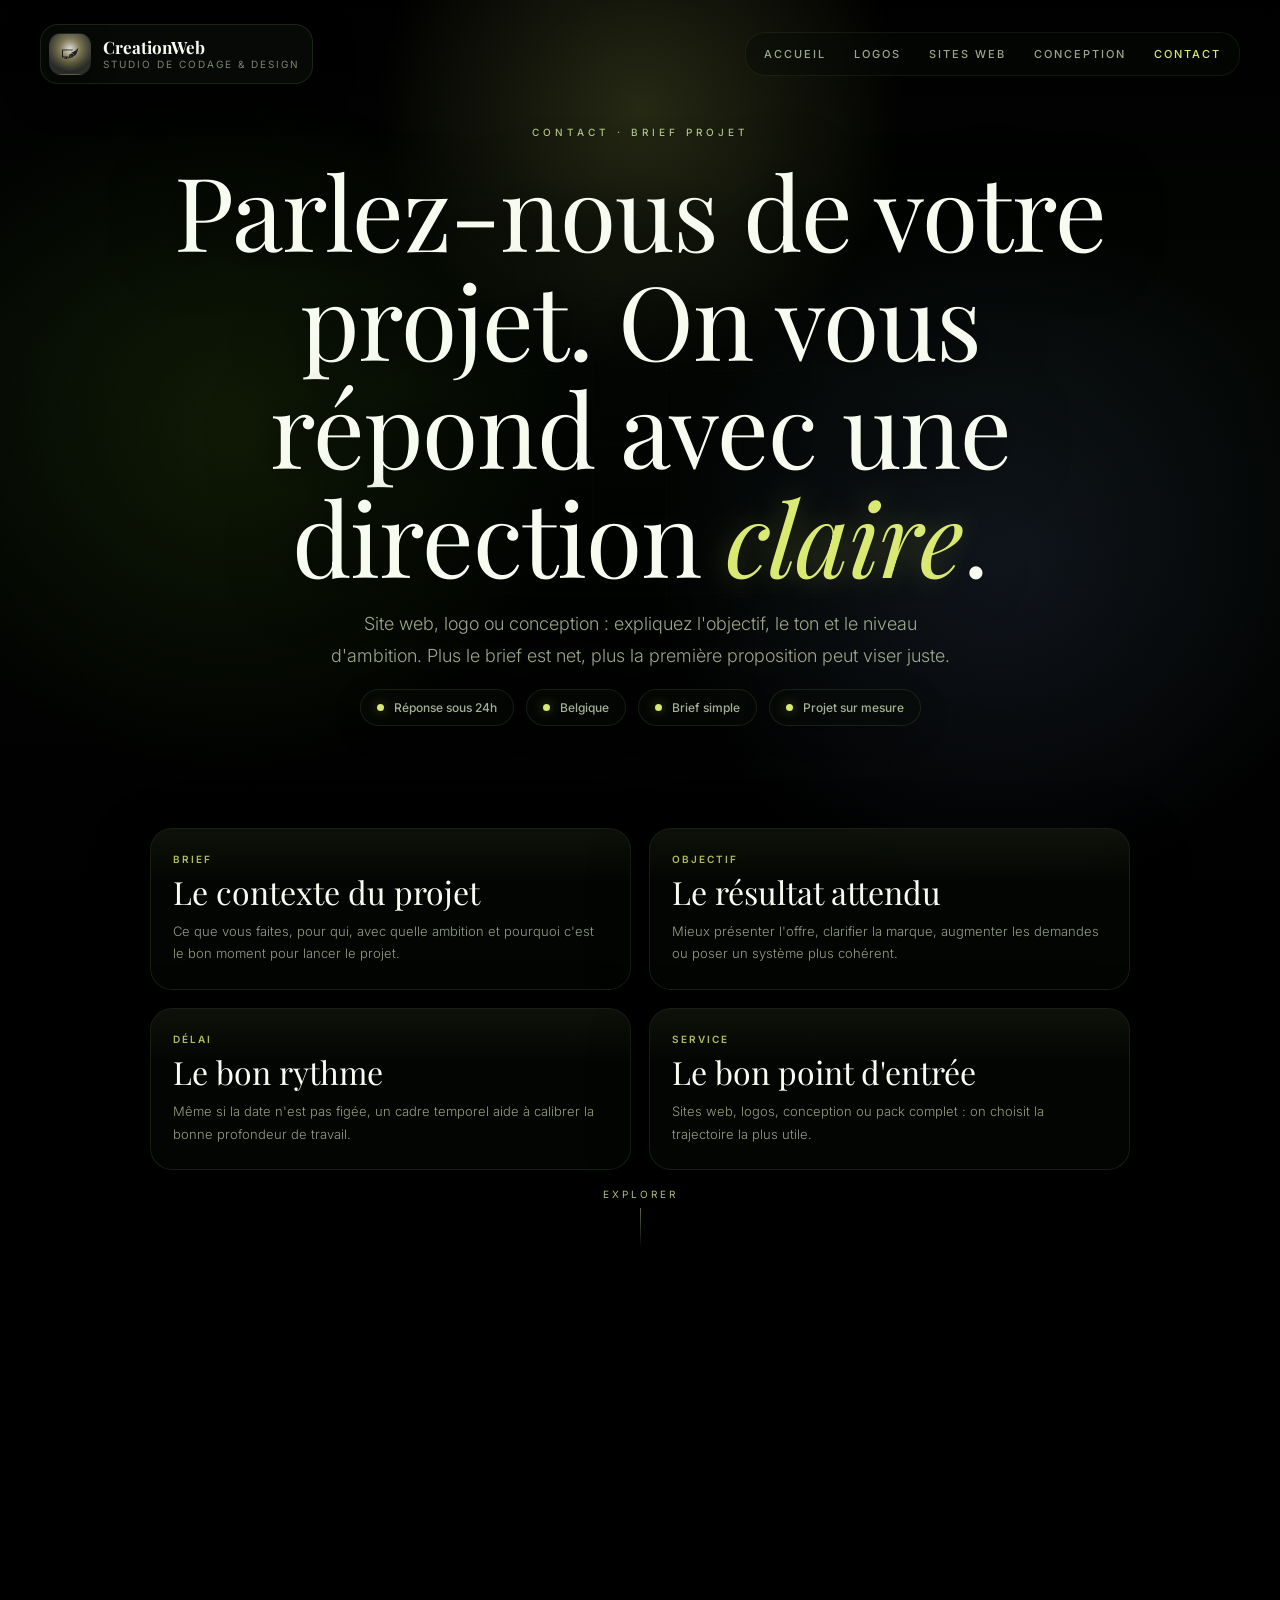
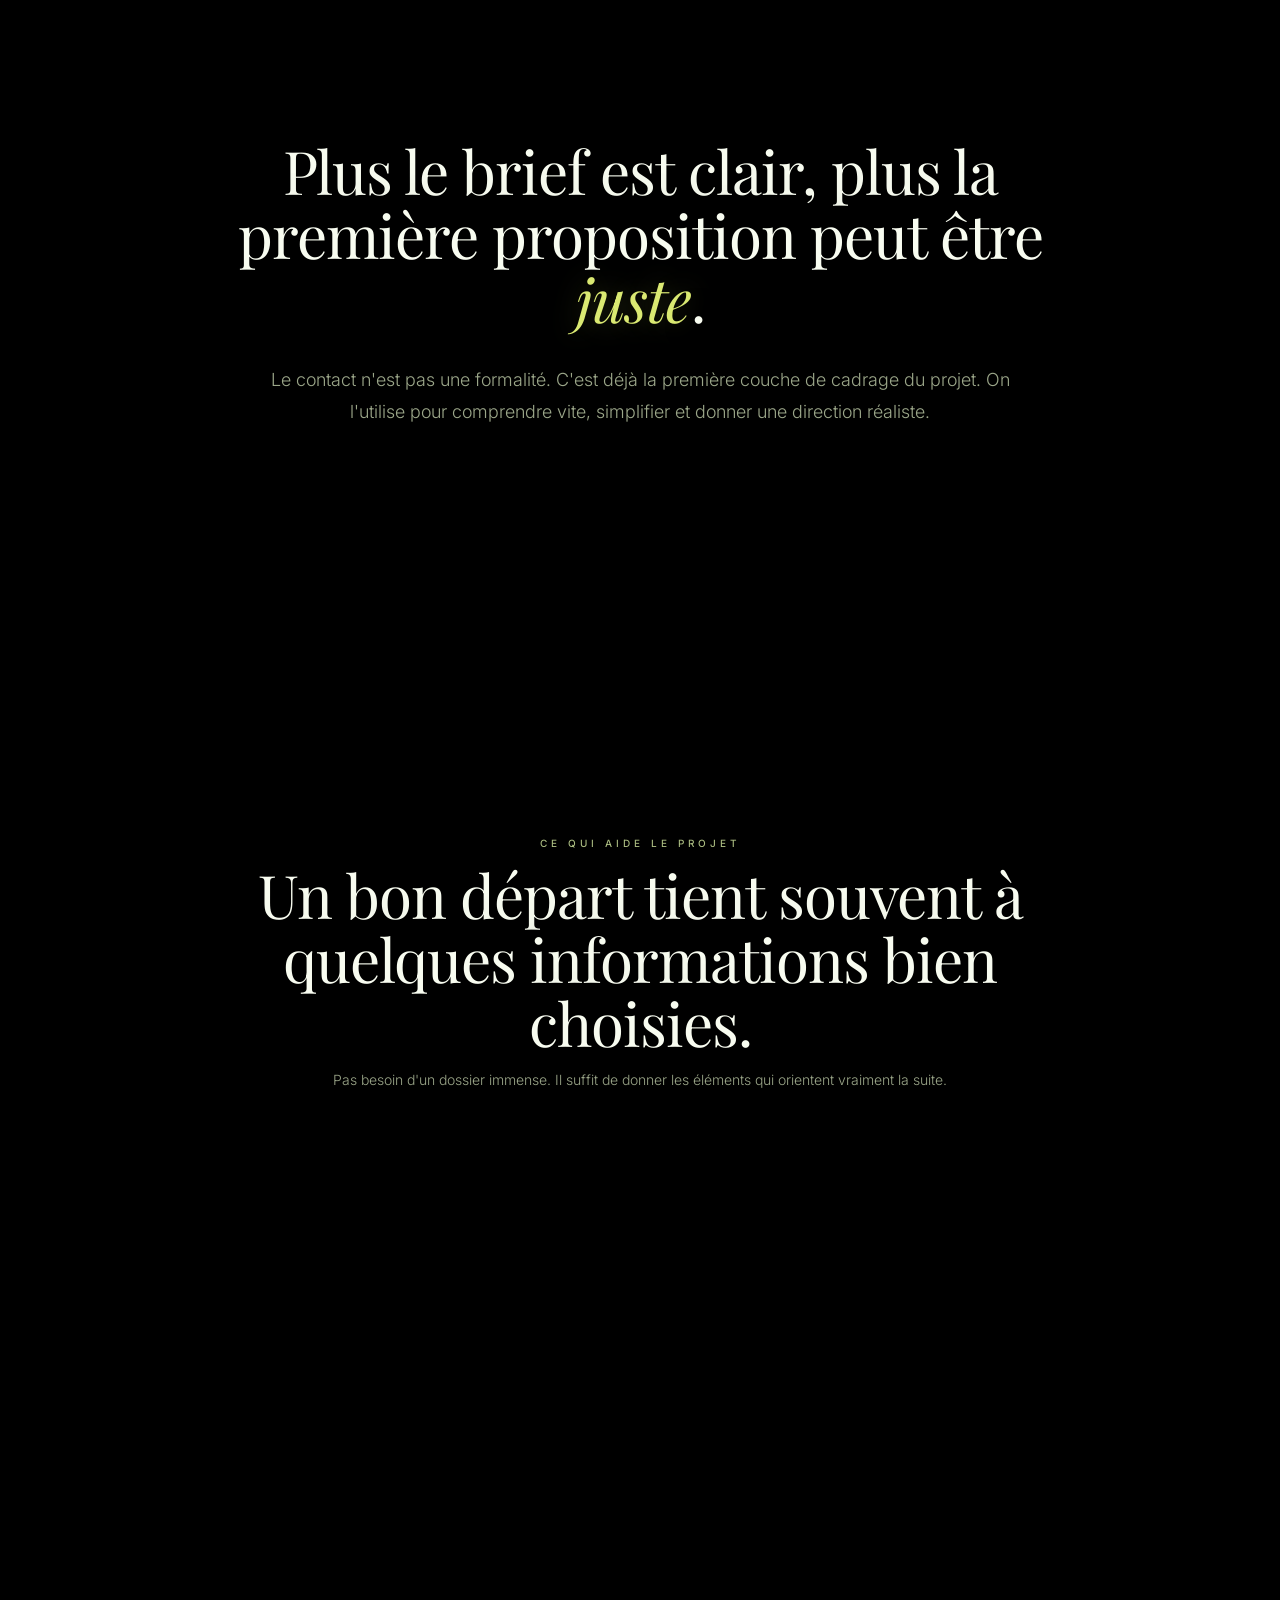
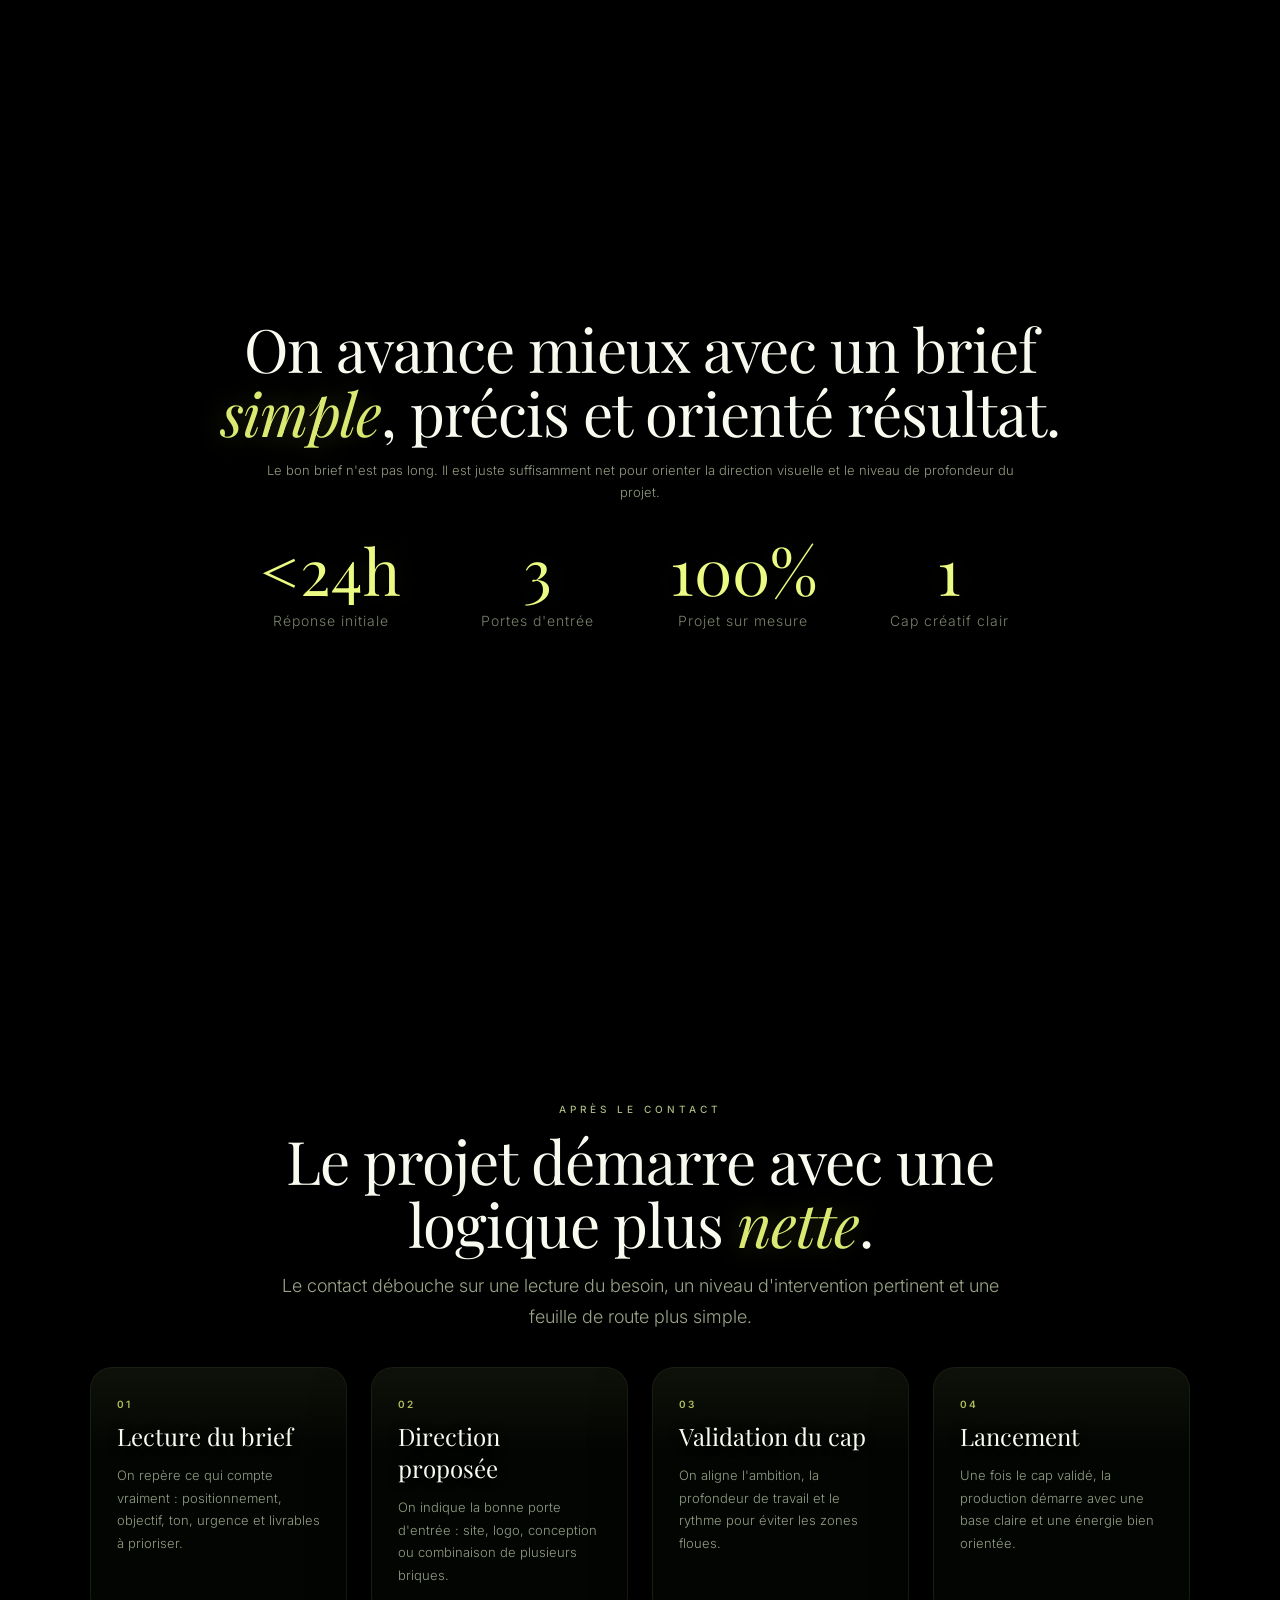
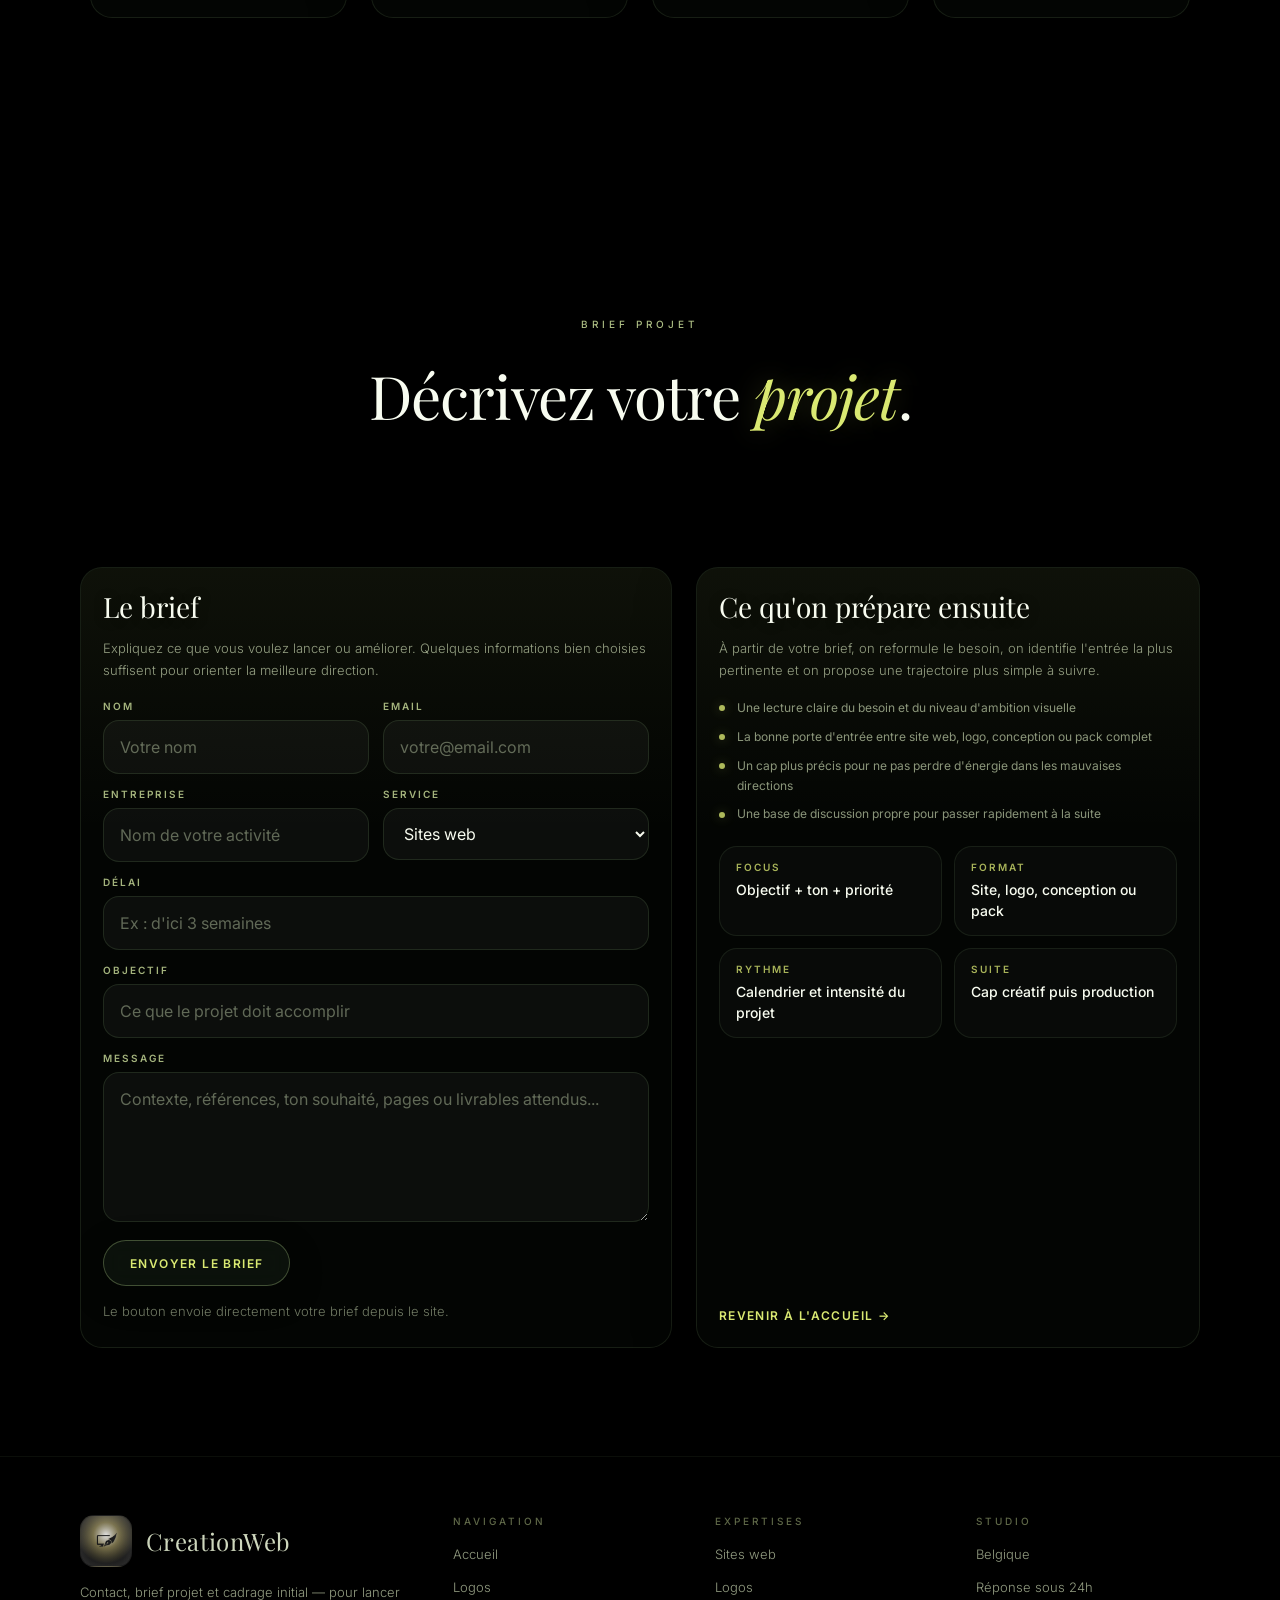
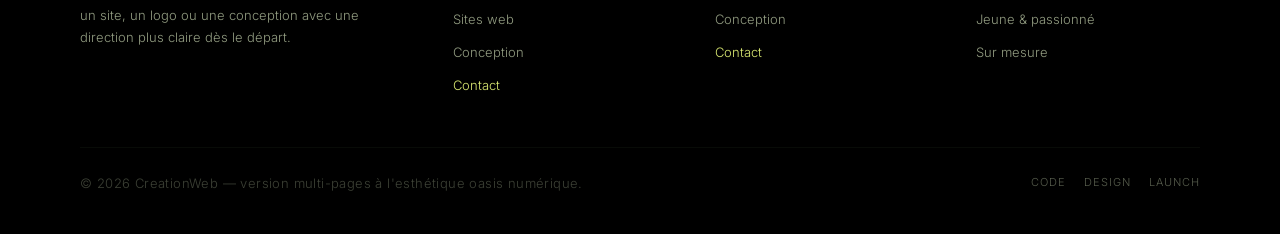
<file: contact.html>
<!DOCTYPE html>
<html lang="fr">
<head>
  <meta charset="utf-8" />
  <meta name="viewport" content="width=device-width, initial-scale=1, viewport-fit=cover" />
  <title>CreationWeb — Contact</title>
  <meta name="description" content="Page contact et brief projet pour sites web, logos et conception sur mesure." />

  <link rel="icon" type="image/png" href="./creationweb-logo.png?v=5" />
  <link rel="shortcut icon" href="./creationweb-logo.png?v=5" />
  <link rel="apple-touch-icon" href="./creationweb-logo.png?v=5" />

  <style>
    @import url('https://fonts.googleapis.com/css2?family=Inter:wght@300;400;500;600;700&family=Playfair+Display:ital,wght@0,400;0,600;1,400;1,600&display=swap');

    *, *::before, *::after {
      margin: 0;
      padding: 0;
      box-sizing: border-box;
    }

    :root {
      --color-heading: #f8fcf0;
      --color-accent: rgba(230, 245, 120, 0.95);
      --color-body: rgba(215, 230, 190, 0.72);
      --color-label: rgba(210, 230, 160, 0.82);
      --panel: rgba(10, 18, 10, 0.58);
      --panel-strong: rgba(13, 21, 13, 0.78);
      --line: rgba(140, 180, 120, 0.14);
      --line-strong: rgba(180, 210, 140, 0.28);
      --shadow: 0 18px 60px rgba(0, 0, 0, 0.42);
    }

    html,
    body {
      width: 100%;
      min-height: 100%;
      background: #000;
      overflow-x: hidden;
      font-family: 'Inter', system-ui, sans-serif;
      color: #e8ece4;
      scroll-behavior: smooth;
    }

    body.menu-open {
      overflow: hidden;
    }

    body::before {
      content: '';
      position: fixed;
      inset: 0;
      z-index: 0;
      pointer-events: none;
      background:
        radial-gradient(circle at 50% 12%, rgba(230, 245, 120, 0.16), transparent 26%),
        radial-gradient(circle at 18% 48%, rgba(74, 122, 20, 0.18), transparent 30%),
        radial-gradient(circle at 78% 62%, rgba(145, 176, 255, 0.10), transparent 30%),
        linear-gradient(180deg, #000 0%, #030603 38%, #000 100%);
    }

    body::after {
      content: '';
      position: fixed;
      inset: 0;
      z-index: 0;
      pointer-events: none;
      opacity: 0.44;
      background-image:
        linear-gradient(rgba(230, 245, 120, 0.045) 1px, transparent 1px),
        linear-gradient(90deg, rgba(230, 245, 120, 0.035) 1px, transparent 1px);
      background-size: 74px 74px;
      mask-image: radial-gradient(circle at center, black 0%, transparent 72%);
    }

    .progress-bar {
      position: fixed;
      top: 0;
      left: 0;
      height: 2px;
      width: 0;
      z-index: 220;
      background: rgba(230, 245, 120, 0.72);
      box-shadow: 0 0 18px rgba(230, 245, 120, 0.32);
    }

    .nav-float {
      position: fixed;
      top: 24px;
      left: 0;
      right: 0;
      z-index: 120;
      display: flex;
      align-items: center;
      justify-content: space-between;
      padding: 0 40px;
      pointer-events: none;
    }

    .nav-brand {
      display: inline-flex;
      align-items: center;
      gap: 12px;
      padding: 8px 12px 8px 8px;
      border-radius: 18px;
      background: rgba(12, 18, 12, 0.52);
      border: 1px solid rgba(140, 180, 120, 0.16);
      backdrop-filter: blur(16px);
      box-shadow: 0 8px 40px rgba(0, 0, 0, 0.36);
      pointer-events: auto;
      text-decoration: none;
    }

    .nav-brand-icon {
      width: 42px;
      height: 42px;
      border-radius: 12px;
      position: relative;
      overflow: hidden;
      display: grid;
      place-items: center;
      background:
        radial-gradient(circle at 50% 38%, rgba(255, 255, 255, 0.88), rgba(210, 196, 130, 0.56) 32%, rgba(24, 24, 24, 0.34) 72%, rgba(0, 0, 0, 0.08) 100%);
      box-shadow: inset 0 0 18px rgba(255, 255, 255, 0.25), 0 8px 24px rgba(0, 0, 0, 0.35);
      border: 1px solid rgba(255, 255, 255, 0.1);
      flex-shrink: 0;
    }

    .nav-brand-icon img {
      width: 78%;
      height: 78%;
      object-fit: contain;
      position: relative;
      z-index: 1;
    }

    .nav-brand-text {
      display: flex;
      flex-direction: column;
      gap: 2px;
    }

    .nav-brand-text strong {
      font-family: 'Playfair Display', serif;
      font-size: 17px;
      line-height: 1;
      color: var(--color-heading);
    }

    .nav-brand-text span {
      font-size: 10px;
      letter-spacing: 2px;
      text-transform: uppercase;
      color: rgba(215, 230, 190, 0.56);
      white-space: nowrap;
    }

    .nav-links {
      display: flex;
      align-items: center;
      gap: 28px;
      pointer-events: auto;
      padding: 14px 18px;
      border-radius: 20px;
      background: rgba(9, 14, 9, 0.42);
      border: 1px solid rgba(140, 180, 120, 0.1);
      backdrop-filter: blur(12px);
    }

    .nav-links a,
    .nav-mobile-overlay a,
    .site-footer a {
      text-decoration: none;
      transition: color 0.3s, transform 0.3s;
    }

    .nav-links a {
      font-size: 11px;
      letter-spacing: 2px;
      text-transform: uppercase;
      color: var(--color-body);
      font-weight: 500;
    }

    .nav-links a:hover,
    .nav-links a.active,
    .nav-mobile-overlay a:hover,
    .nav-mobile-overlay a.active,
    .site-footer a:hover,
    .site-footer a.active {
      color: var(--color-accent);
    }

    .nav-hamburger {
      display: none;
      pointer-events: auto;
      width: 42px;
      height: 42px;
      background: rgba(15, 25, 15, 0.46);
      backdrop-filter: blur(12px);
      border: 1px solid rgba(140, 180, 120, 0.15);
      border-radius: 12px;
      cursor: pointer;
      position: relative;
      flex-shrink: 0;
    }

    .nav-hamburger span {
      position: absolute;
      left: 50%;
      transform: translateX(-50%);
      width: 17px;
      height: 1.5px;
      background: rgba(215, 230, 190, 0.82);
      border-radius: 1px;
      transition: transform 0.3s, opacity 0.3s;
    }

    .nav-hamburger span:nth-child(1) { top: 12px; }
    .nav-hamburger span:nth-child(2) { top: 20px; }
    .nav-hamburger span:nth-child(3) { top: 28px; }

    .nav-hamburger.open span:nth-child(1) {
      transform: translateX(-50%) translateY(8px) rotate(45deg);
    }

    .nav-hamburger.open span:nth-child(2) {
      opacity: 0;
    }

    .nav-hamburger.open span:nth-child(3) {
      transform: translateX(-50%) translateY(-8px) rotate(-45deg);
    }

    .nav-mobile-overlay {
      position: fixed;
      inset: 0;
      z-index: 110;
      display: flex;
      flex-direction: column;
      align-items: center;
      justify-content: center;
      gap: 28px;
      background: rgba(0, 0, 0, 0.88);
      backdrop-filter: blur(24px);
      opacity: 0;
      visibility: hidden;
      pointer-events: none;
      transition: opacity 0.35s ease, visibility 0.35s;
    }

    .nav-mobile-overlay.open {
      opacity: 1;
      visibility: visible;
      pointer-events: auto;
    }

    .nav-mobile-overlay a {
      font-size: 14px;
      letter-spacing: 3px;
      text-transform: uppercase;
      color: rgba(215, 230, 190, 0.72);
      font-weight: 500;
    }

    main {
      position: relative;
      z-index: 1;
    }

    .section {
      position: relative;
      min-height: 100vh;
      display: flex;
      align-items: center;
      justify-content: center;
      padding: 108px 40px;
    }

    .hero {
      min-height: 108vh;
      flex-direction: column;
      gap: 18px;
      text-align: center;
      justify-content: flex-start;
      padding-top: 14vh;
    }

    .hero-tag,
    .manifesto-label,
    .pillars-header span,
    .stats-label,
    .process-label,
    .cta-meta {
      font-size: 10px;
      letter-spacing: 4px;
      text-transform: uppercase;
      color: var(--color-label);
      text-shadow: 0 1px 12px rgba(0, 0, 0, 0.55);
      font-weight: 500;
    }

    .hero h1,
    .manifesto h2,
    .pillars-header h2,
    .stats-head h2,
    .process-head h2,
    .cta-section h2 {
      font-family: 'Playfair Display', serif;
      font-weight: 400;
      line-height: 1.06;
      letter-spacing: -1px;
      color: var(--color-heading);
      text-shadow: 0 2px 30px rgba(0, 0, 0, 0.62), 0 0 80px rgba(0, 0, 0, 0.4);
    }

    .hero h1 {
      font-size: clamp(46px, 8vw, 104px);
      max-width: 980px;
    }

    .hero h1 em,
    .manifesto h2 em,
    .stats-head h2 em,
    .process-head h2 em,
    .cta-section h2 em {
      font-style: italic;
      color: var(--color-accent);
      text-shadow: 0 0 28px rgba(230, 245, 120, 0.22), 0 0 56px rgba(230, 245, 120, 0.1);
    }

    .hero-sub,
    .manifesto-copy,
    .section-copy,
    .cta-sub,
    .cta-panel p,
    .sf-brand-desc {
      font-size: clamp(14px, 1.55vw, 18px);
      line-height: 1.75;
      max-width: 720px;
      color: var(--color-body);
      font-weight: 300;
    }

    .hero-sub {
      max-width: 640px;
    }

    .hero-actions,
    .cta-buttons,
    .form-actions {
      display: flex;
      align-items: center;
      justify-content: center;
      flex-wrap: wrap;
      gap: 14px;
    }

    .wind-btn,
    .cta-btn,
    .ghost-btn {
      display: inline-flex;
      align-items: center;
      justify-content: center;
      gap: 10px;
      min-height: 46px;
      padding: 12px 26px;
      border-radius: 999px;
      text-decoration: none;
      font-size: 12px;
      font-weight: 600;
      letter-spacing: 1.4px;
      text-transform: uppercase;
      transition: transform 0.3s, border-color 0.3s, background 0.3s, color 0.3s;
      backdrop-filter: blur(12px);
      cursor: pointer;
      font-family: inherit;
    }

    .wind-btn,
    .cta-btn {
      border: 1px solid rgba(180, 210, 140, 0.32);
      background: rgba(18, 28, 18, 0.5);
      color: var(--color-accent);
      box-shadow: 0 10px 34px rgba(0, 0, 0, 0.26);
    }

    .ghost-btn {
      border: 1px solid rgba(255, 255, 255, 0.08);
      background: rgba(255, 255, 255, 0.035);
      color: rgba(235, 243, 224, 0.84);
    }

    .wind-btn:hover,
    .cta-btn:hover,
    .ghost-btn:hover {
      transform: translateY(-2px);
    }

    .wind-btn:hover,
    .cta-btn:hover {
      background: rgba(34, 55, 34, 0.62);
      border-color: rgba(180, 210, 140, 0.56);
    }

    .ghost-btn:hover {
      background: rgba(255, 255, 255, 0.07);
      border-color: rgba(255, 255, 255, 0.15);
    }

    .cta-btn:disabled {
      opacity: 0.55;
      cursor: wait;
      transform: none;
    }

    .chip-row {
      display: flex;
      flex-wrap: wrap;
      justify-content: center;
      gap: 12px;
    }

    .chip {
      display: inline-flex;
      align-items: center;
      gap: 10px;
      padding: 10px 16px;
      border-radius: 999px;
      border: 1px solid rgba(140, 180, 120, 0.14);
      background: rgba(8, 13, 8, 0.44);
      color: rgba(215, 230, 190, 0.76);
      font-size: 12px;
      font-weight: 500;
      box-shadow: 0 8px 28px rgba(0, 0, 0, 0.24);
    }

    .chip-dot {
      width: 7px;
      height: 7px;
      border-radius: 50%;
      background: var(--color-accent);
      box-shadow: 0 0 12px rgba(230, 245, 120, 0.42);
      flex-shrink: 0;
    }

    .hero-bubble-grid {
      display: grid;
      grid-template-columns: repeat(2, minmax(0, 1fr));
      gap: 18px;
      width: min(980px, 100%);
      margin-top: 20px;
    }

    .hero-bubble,
    .contact-card,
    .pillar-card,
    .process-card,
    .cta-panel {
      display: flex;
      flex-direction: column;
      min-height: 100%;
      position: relative;
      overflow: hidden;
      border: 1px solid rgba(140, 180, 120, 0.14);
      border-radius: 22px;
      background: rgba(8, 13, 8, 0.46);
      backdrop-filter: blur(16px);
      box-shadow: var(--shadow);
      text-align: left;
    }

    .hero-bubble,
    .contact-card {
      padding: 24px 22px;
    }

    .pillar-card,
    .process-card,
    .cta-panel {
      padding: 30px 26px;
    }

    .hero-bubble::before,
    .contact-card::before,
    .pillar-card::before,
    .process-card::before,
    .cta-panel::before {
      content: '';
      position: absolute;
      inset: 0;
      background: linear-gradient(180deg, rgba(230, 245, 120, 0.06), transparent 34%, transparent 100%);
      opacity: 0.86;
      pointer-events: none;
    }

    .hero-bubble-kicker,
    .pillar-num,
    .process-num {
      position: relative;
      z-index: 1;
      font-size: 10px;
      letter-spacing: 2px;
      text-transform: uppercase;
      color: rgba(230, 245, 120, 0.76);
      margin-bottom: 10px;
      font-weight: 600;
    }

    .hero-bubble strong {
      position: relative;
      z-index: 1;
      font-family: 'Playfair Display', serif;
      font-size: clamp(24px, 2.6vw, 32px);
      line-height: 1.08;
      color: var(--color-heading);
      font-weight: 400;
      margin-bottom: 10px;
    }

    .hero-bubble p,
    .pillar-card p,
    .process-card p,
    .contact-card p,
    .stats-note,
    .sf-brand-desc,
    .sf-col a,
    .sf-copy,
    .sf-socials a,
    .form-note {
      position: relative;
      z-index: 1;
      font-size: 13px;
      line-height: 1.75;
      color: rgba(215, 230, 190, 0.68);
      font-weight: 300;
    }

    .scroll-hint {
      margin-top: auto;
      margin-bottom: 6vh;
      display: flex;
      flex-direction: column;
      align-items: center;
      gap: 8px;
      text-decoration: none;
    }

    .scroll-hint span {
      font-size: 10px;
      letter-spacing: 3px;
      text-transform: uppercase;
      color: var(--color-label);
    }

    .scroll-line {
      width: 1px;
      height: 40px;
      background: linear-gradient(to bottom, rgba(180, 210, 160, 0.5), transparent);
      animation: scrollPulse 2s ease-in-out infinite;
    }

    @keyframes scrollPulse {
      0%, 100% { opacity: 0.3; transform: scaleY(0.6); }
      50% { opacity: 1; transform: scaleY(1); }
    }

    .manifesto,
    .pillars,
    .stats-section,
    .process-section,
    .cta-section {
      flex-direction: column;
      gap: 34px;
      text-align: center;
    }

    .manifesto h2,
    .pillars-header h2,
    .stats-head h2,
    .process-head h2,
    .cta-section h2 {
      font-size: clamp(30px, 4.8vw, 60px);
      max-width: 900px;
    }

    .manifesto-copy,
    .stats-note,
    .section-copy,
    .cta-sub {
      max-width: 760px;
      margin: 0 auto;
    }

    .pillars-header,
    .stats-head,
    .process-head {
      display: flex;
      flex-direction: column;
      align-items: center;
      gap: 14px;
      text-align: center;
    }

    .pillars-header p {
      max-width: 720px;
      font-size: 14px;
      line-height: 1.75;
      color: var(--color-body);
      font-weight: 300;
    }

    .pillar-grid,
    .process-grid,
    .cta-panels {
      display: grid;
      width: min(1100px, 100%);
      gap: 24px;
    }

    .pillar-grid {
      grid-template-columns: repeat(3, minmax(0, 1fr));
    }

    .process-grid {
      grid-template-columns: repeat(4, minmax(0, 1fr));
    }

    .pillar-card h3,
    .process-card h3,
    .cta-panel h3,
    .contact-card h3 {
      position: relative;
      z-index: 1;
      font-family: 'Playfair Display', serif;
      font-size: 24px;
      font-weight: 400;
      margin-bottom: 12px;
      color: var(--color-heading);
      text-shadow: 0 1px 12px rgba(0, 0, 0, 0.4);
    }

    .contact-card h3 {
      font-size: 28px;
      line-height: 1.1;
      margin-bottom: 14px;
    }

    .pillar-list,
    .info-list {
      position: relative;
      z-index: 1;
      margin-top: 16px;
      list-style: none;
      display: grid;
      gap: 9px;
    }

    .pillar-list li,
    .info-list li {
      position: relative;
      padding-left: 18px;
      font-size: 12px;
      line-height: 1.65;
      color: rgba(215, 230, 190, 0.64);
    }

    .pillar-list li::before,
    .info-list li::before {
      content: '';
      width: 6px;
      height: 6px;
      border-radius: 50%;
      background: rgba(230, 245, 120, 0.75);
      box-shadow: 0 0 12px rgba(230, 245, 120, 0.32);
      position: absolute;
      left: 0;
      top: 0.6em;
    }

    .inline-link {
      position: relative;
      z-index: 1;
      margin-top: auto;
      padding-top: 20px;
      display: inline-flex;
      align-items: center;
      gap: 8px;
      color: var(--color-accent);
      text-decoration: none;
      font-size: 12px;
      font-weight: 600;
      letter-spacing: 1.4px;
      text-transform: uppercase;
      transition: color 0.3s, transform 0.3s;
    }

    .inline-link:hover {
      color: var(--color-heading);
      transform: translateY(-1px);
    }

    .stats-grid {
      display: flex;
      gap: 46px;
      flex-wrap: wrap;
      justify-content: center;
      max-width: 980px;
    }

    .stat-item {
      text-align: center;
      min-width: 160px;
    }

    .stat-num {
      font-family: 'Playfair Display', serif;
      font-size: clamp(44px, 5vw, 68px);
      font-weight: 400;
      color: rgba(235, 250, 130, 1);
      line-height: 1;
      text-shadow: 0 2px 24px rgba(0, 0, 0, 0.6), 0 0 40px rgba(230, 245, 120, 0.15);
    }

    .stat-unit {
      font-size: 14px;
      letter-spacing: 1px;
      color: rgba(215, 230, 190, 0.56);
      margin-top: 10px;
      font-weight: 300;
    }

    .contact-shell {
      width: min(1120px, 100%);
      display: grid;
      grid-template-columns: 1.08fr 0.92fr;
      gap: 24px;
      align-items: stretch;
      margin-top: 8px;
    }

    .contact-form {
      position: relative;
      z-index: 1;
      display: grid;
      grid-template-columns: repeat(2, minmax(0, 1fr));
      gap: 14px;
      margin-top: 18px;
    }

    .contact-field {
      display: flex;
      flex-direction: column;
      gap: 8px;
      text-align: left;
    }

    .contact-field.full {
      grid-column: 1 / -1;
    }

    .contact-field label {
      font-size: 10px;
      letter-spacing: 2px;
      text-transform: uppercase;
      color: rgba(210, 230, 160, 0.78);
      font-weight: 600;
    }

    .contact-field input,
    .contact-field select,
    .contact-field textarea {
      width: 100%;
      border-radius: 16px;
      border: 1px solid rgba(140, 180, 120, 0.16);
      background: rgba(255, 255, 255, 0.04);
      padding: 14px 16px;
      color: var(--color-heading);
      font: inherit;
      line-height: 1.5;
      outline: none;
      transition: border-color 0.3s, background 0.3s, transform 0.3s;
      resize: vertical;
    }

    .contact-field select option {
      background: #101810;
      color: #f8fcf0;
    }

    .contact-field textarea {
      min-height: 150px;
    }

    .contact-field input::placeholder,
    .contact-field textarea::placeholder {
      color: rgba(215, 230, 190, 0.42);
    }

    .contact-field input:focus,
    .contact-field select:focus,
    .contact-field textarea:focus {
      border-color: rgba(180, 210, 140, 0.38);
      background: rgba(255, 255, 255, 0.06);
      transform: translateY(-1px);
    }

    .form-actions {
      grid-column: 1 / -1;
      justify-content: flex-start;
      margin-top: 4px;
    }

    .form-note {
      max-width: 360px;
      text-align: left;
      color: rgba(215, 230, 190, 0.52);
    }

    .form-status {
      grid-column: 1 / -1;
      display: none;
      border: 1px solid rgba(180, 210, 140, 0.18);
      border-radius: 16px;
      padding: 12px 14px;
      background: rgba(230, 245, 120, 0.06);
      color: rgba(235, 243, 224, 0.86);
      font-size: 13px;
      line-height: 1.6;
    }

    .form-status.visible {
      display: block;
    }

    .mini-chip-grid {
      position: relative;
      z-index: 1;
      display: grid;
      grid-template-columns: repeat(2, minmax(0, 1fr));
      gap: 12px;
      margin-top: 22px;
    }

    .mini-chip {
      border: 1px solid rgba(140, 180, 120, 0.12);
      border-radius: 18px;
      padding: 14px 16px;
      background: rgba(255, 255, 255, 0.025);
      text-align: left;
    }

    .mini-chip span {
      display: block;
      font-size: 10px;
      letter-spacing: 2px;
      text-transform: uppercase;
      color: rgba(230, 245, 120, 0.72);
      margin-bottom: 6px;
      font-weight: 600;
    }

    .mini-chip strong {
      display: block;
      font-size: 14px;
      line-height: 1.5;
      font-weight: 500;
      color: var(--color-heading);
    }

    .site-footer {
      position: relative;
      z-index: 2;
      border-top: 1px solid rgba(140, 180, 120, 0.08);
      background: #000;
      padding: 58px 40px 40px;
    }

    .site-footer-inner {
      max-width: 1120px;
      margin: 0 auto;
      display: grid;
      grid-template-columns: 1.5fr 1fr 1fr 1fr;
      gap: 38px;
    }

    .sf-brand {
      display: flex;
      flex-direction: column;
      gap: 14px;
      max-width: 320px;
    }

    .sf-brand-top {
      display: inline-flex;
      align-items: center;
      gap: 14px;
    }

    .sf-brand-top .nav-brand-icon {
      width: 52px;
      height: 52px;
      border-radius: 14px;
    }

    .sf-brand-name {
      font-family: 'Playfair Display', serif;
      font-size: 24px;
      color: rgba(240, 250, 220, 0.86);
      letter-spacing: 0.4px;
    }

    .sf-col-title {
      font-size: 10px;
      letter-spacing: 3px;
      text-transform: uppercase;
      color: rgba(210, 230, 160, 0.45);
      margin-bottom: 16px;
      font-weight: 500;
    }

    .sf-col a {
      display: block;
      margin-bottom: 10px;
    }

    .sf-bottom {
      max-width: 1120px;
      margin: 40px auto 0;
      padding-top: 24px;
      border-top: 1px solid rgba(140, 180, 120, 0.06);
      display: flex;
      justify-content: space-between;
      align-items: center;
      flex-wrap: wrap;
      gap: 12px;
    }

    .sf-copy {
      color: rgba(215, 230, 190, 0.28);
      letter-spacing: 0.4px;
    }

    .sf-socials {
      display: flex;
      gap: 18px;
      flex-wrap: wrap;
    }

    .sf-socials a {
      font-size: 11px;
      color: rgba(215, 230, 190, 0.4);
      letter-spacing: 1px;
      text-transform: uppercase;
    }

    [data-reveal] {
      opacity: 0;
      transform: translateY(28px);
      transition:
        opacity 0.9s cubic-bezier(0.16, 1, 0.3, 1),
        transform 0.9s cubic-bezier(0.16, 1, 0.3, 1);
    }

    [data-reveal].revealed {
      opacity: 1;
      transform: translateY(0);
    }

    .delay-1 { transition-delay: 0.1s !important; }
    .delay-2 { transition-delay: 0.22s !important; }
    .delay-3 { transition-delay: 0.34s !important; }
    .delay-4 { transition-delay: 0.46s !important; }

    @media (max-width: 960px) {
      .pillar-grid {
        grid-template-columns: 1fr;
        max-width: 560px;
      }

      .process-grid {
        grid-template-columns: repeat(2, minmax(0, 1fr));
      }

      .contact-shell {
        grid-template-columns: 1fr;
      }

      .site-footer-inner {
        grid-template-columns: 1fr 1fr;
        gap: 28px;
      }
    }

    @media (max-width: 768px) {
      .nav-links {
        display: none;
      }

      .nav-hamburger {
        display: block;
      }

      .nav-float {
        padding: 0 24px;
      }

      .section {
        padding: 98px 24px;
      }

      .hero {
        padding-top: 12vh;
      }

      .hero-bubble-grid {
        max-width: 720px;
      }

      .process-grid {
        grid-template-columns: 1fr;
        max-width: 440px;
      }

      .site-footer-inner {
        grid-template-columns: 1fr;
      }

      .sf-bottom {
        flex-direction: column;
        align-items: flex-start;
      }
    }

    @media (max-width: 640px) {
      .hero-bubble-grid,
      .contact-form,
      .mini-chip-grid {
        grid-template-columns: 1fr;
      }

      .hero-bubble-grid {
        max-width: 440px;
      }

      .hero-actions,
      .cta-buttons,
      .form-actions {
        flex-direction: column;
        align-items: stretch;
        width: 100%;
      }

      .wind-btn,
      .ghost-btn,
      .cta-btn {
        width: 100%;
      }

      .chip-row {
        width: min(100%, 340px);
      }

      .chip {
        width: 100%;
        justify-content: center;
      }

      .nav-brand-text span {
        display: none;
      }

      .stat-item {
        min-width: 130px;
      }
    }
  </style>
</head>

<body>
  <div class="progress-bar" id="progressBar"></div>

  <nav class="nav-float" id="navFloat">
    <a class="nav-brand" href="index.html" aria-label="CreationWeb">
      <span class="nav-brand-icon"><img src="creationweb-logo.png" alt="Logo CreationWeb" /></span>
      <span class="nav-brand-text">
        <strong>CreationWeb</strong>
        <span>Studio de codage & design</span>
      </span>
    </a>

    <div class="nav-links">
      <a href="index.html">Accueil</a>
      <a href="logos.html">Logos</a>
      <a href="sites-web.html">Sites web</a>
      <a href="conception.html">Conception</a>
      <a href="contact.html" class="active" aria-current="page">Contact</a>
    </div>

    <button class="nav-hamburger" id="navHamburger" type="button" aria-label="Ouvrir le menu" aria-expanded="false">
      <span></span>
      <span></span>
      <span></span>
    </button>
  </nav>

  <div class="nav-mobile-overlay" id="navMobileOverlay" aria-hidden="true">
    <a href="index.html">Accueil</a>
    <a href="logos.html">Logos</a>
    <a href="sites-web.html">Sites web</a>
    <a href="conception.html">Conception</a>
    <a href="contact.html" class="active" aria-current="page">Contact</a>
  </div>

  <main>
    <section class="section hero" id="heroSection">
      <span class="hero-tag" data-reveal>Contact · Brief projet</span>
      <h1 data-reveal data-delay="1">Parlez-nous de votre projet. On vous répond avec une direction <em>claire</em>.</h1>
      <p class="hero-sub" data-reveal data-delay="2">Site web, logo ou conception : expliquez l'objectif, le ton et le niveau d'ambition. Plus le brief est net, plus la première proposition peut viser juste.</p>

      <div class="chip-row" data-reveal data-delay="3">
        <div class="chip"><span class="chip-dot"></span>Réponse sous 24h</div>
        <div class="chip"><span class="chip-dot"></span>Belgique</div>
        <div class="chip"><span class="chip-dot"></span>Brief simple</div>
        <div class="chip"><span class="chip-dot"></span>Projet sur mesure</div>
      </div>

      <div class="hero-actions" data-reveal data-delay="4">
        <a href="sites-web.html" class="ghost-btn">Voir les sites web</a>
        <a href="logos.html" class="ghost-btn">Voir les logos</a>
      </div>

      <div class="hero-bubble-grid" data-reveal data-delay="4">
        <article class="hero-bubble">
          <span class="hero-bubble-kicker">Brief</span>
          <strong>Le contexte du projet</strong>
          <p>Ce que vous faites, pour qui, avec quelle ambition et pourquoi c'est le bon moment pour lancer le projet.</p>
        </article>

        <article class="hero-bubble">
          <span class="hero-bubble-kicker">Objectif</span>
          <strong>Le résultat attendu</strong>
          <p>Mieux présenter l'offre, clarifier la marque, augmenter les demandes ou poser un système plus cohérent.</p>
        </article>

        <article class="hero-bubble">
          <span class="hero-bubble-kicker">Délai</span>
          <strong>Le bon rythme</strong>
          <p>Même si la date n'est pas figée, un cadre temporel aide à calibrer la bonne profondeur de travail.</p>
        </article>

        <article class="hero-bubble">
          <span class="hero-bubble-kicker">Service</span>
          <strong>Le bon point d'entrée</strong>
          <p>Sites web, logos, conception ou pack complet : on choisit la trajectoire la plus utile.</p>
        </article>
      </div>

      <a class="scroll-hint" href="#formulaire" data-reveal data-delay="4" aria-label="Aller au formulaire">
        <span>Explorer</span>
        <div class="scroll-line"></div>
      </a>
    </section>

    <section class="section manifesto" id="vision">
      <span class="manifesto-label" data-reveal>Avant de démarrer</span>
      <h2 data-reveal data-delay="1">Plus le brief est clair, plus la première proposition peut être <em>juste</em>.</h2>
      <p class="manifesto-copy" data-reveal data-delay="2">Le contact n'est pas une formalité. C'est déjà la première couche de cadrage du projet. On l'utilise pour comprendre vite, simplifier et donner une direction réaliste.</p>
    </section>

    <section class="section pillars" id="services">
      <div class="pillars-header" data-reveal>
        <span>Ce qui aide le projet</span>
        <h2>Un bon départ tient souvent à quelques informations bien choisies.</h2>
        <p>Pas besoin d'un dossier immense. Il suffit de donner les éléments qui orientent vraiment la suite.</p>
      </div>

      <div class="pillar-grid">
        <article class="pillar-card" data-reveal data-delay="1">
          <div class="pillar-num">01 · Besoin</div>
          <h3>Ce qu'il faut nous dire</h3>
          <p>L'activité, la cible, l'objectif principal, le niveau d'ambition visuelle et les références que vous aimez ou voulez éviter.</p>
          <ul class="pillar-list">
            <li>Votre offre en une phrase</li>
            <li>Le livrable visé</li>
            <li>Le ton souhaité ou l'univers recherché</li>
          </ul>
          <a class="inline-link" href="#formulaire">Passer au brief →</a>
        </article>

        <article class="pillar-card" data-reveal data-delay="2">
          <div class="pillar-num">02 · Retour</div>
          <h3>Ce qu'on vous renvoie</h3>
          <p>Une lecture plus claire du besoin, la meilleure porte d'entrée et un cap visuel ou structurel pour la suite.</p>
          <ul class="pillar-list">
            <li>Une direction adaptée au projet</li>
            <li>Les priorités à traiter d'abord</li>
            <li>Une vision plus simple du chantier</li>
          </ul>
          <a class="inline-link" href="#formulaire">Décrire mon projet →</a>
        </article>

        <article class="pillar-card" data-reveal data-delay="3">
          <div class="pillar-num">03 · Timing</div>
          <h3>Le bon moment pour démarrer</h3>
          <p>Dès que vous sentez que la marque, le site ou l'expérience manquent de clarté, le cadrage apporte déjà de la valeur.</p>
          <ul class="pillar-list">
            <li>Refonte ou création</li>
            <li>Lancement d'une activité</li>
            <li>Montée en gamme de l'image</li>
          </ul>
          <a class="inline-link" href="index.html">Revenir à l'accueil →</a>
        </article>
      </div>
    </section>

    <section class="section stats-section" id="reperes">
      <div class="stats-head">
        <span class="stats-label" data-reveal>Repères contact</span>
        <h2 data-reveal data-delay="1">On avance mieux avec un brief <em>simple</em>, précis et orienté résultat.</h2>
        <p class="stats-note" data-reveal data-delay="2">Le bon brief n'est pas long. Il est juste suffisamment net pour orienter la direction visuelle et le niveau de profondeur du projet.</p>
      </div>

      <div class="stats-grid">
        <div class="stat-item" data-reveal data-delay="1">
          <div class="stat-num">&lt;24h</div>
          <div class="stat-unit">Réponse initiale</div>
        </div>

        <div class="stat-item" data-reveal data-delay="2">
          <div class="stat-num">3</div>
          <div class="stat-unit">Portes d'entrée</div>
        </div>

        <div class="stat-item" data-reveal data-delay="3">
          <div class="stat-num">100%</div>
          <div class="stat-unit">Projet sur mesure</div>
        </div>

        <div class="stat-item" data-reveal data-delay="4">
          <div class="stat-num">1</div>
          <div class="stat-unit">Cap créatif clair</div>
        </div>
      </div>
    </section>

    <section class="section process-section" id="process">
      <div class="process-head">
        <span class="process-label" data-reveal>Après le contact</span>
        <h2 data-reveal data-delay="1">Le projet démarre avec une logique plus <em>nette</em>.</h2>
        <p class="section-copy" data-reveal data-delay="2">Le contact débouche sur une lecture du besoin, un niveau d'intervention pertinent et une feuille de route plus simple.</p>
      </div>

      <div class="process-grid">
        <article class="process-card" data-reveal data-delay="1">
          <div class="process-num">01</div>
          <h3>Lecture du brief</h3>
          <p>On repère ce qui compte vraiment : positionnement, objectif, ton, urgence et livrables à prioriser.</p>
        </article>

        <article class="process-card" data-reveal data-delay="2">
          <div class="process-num">02</div>
          <h3>Direction proposée</h3>
          <p>On indique la bonne porte d'entrée : site, logo, conception ou combinaison de plusieurs briques.</p>
        </article>

        <article class="process-card" data-reveal data-delay="3">
          <div class="process-num">03</div>
          <h3>Validation du cap</h3>
          <p>On aligne l'ambition, la profondeur de travail et le rythme pour éviter les zones floues.</p>
        </article>

        <article class="process-card" data-reveal data-delay="4">
          <div class="process-num">04</div>
          <h3>Lancement</h3>
          <p>Une fois le cap validé, la production démarre avec une base claire et une énergie bien orientée.</p>
        </article>
      </div>
    </section>

    <section class="section cta-section" id="formulaire">
      <span class="cta-meta" data-reveal>Brief projet</span>
      <h2 data-reveal data-delay="1">Décrivez votre <em>projet</em>.</h2>
      <p class="cta-sub" data-reveal data-delay="2">Donnez le contexte, l'objectif et l'ambition. Le formulaire envoie directement votre brief à CreationWeb, sans ouvrir votre application mail.</p>

      <div class="contact-shell">
        <article class="contact-card" data-reveal data-delay="3">
          <h3>Le brief</h3>
          <p>Expliquez ce que vous voulez lancer ou améliorer. Quelques informations bien choisies suffisent pour orienter la meilleure direction.</p>

          <form id="briefForm" class="contact-form">
            <input type="text" name="_honey" tabindex="-1" autocomplete="off" style="display:none" />
            <div class="contact-field">
              <label for="nom">Nom</label>
              <input id="nom" name="nom" type="text" placeholder="Votre nom" autocomplete="name" required />
            </div>

            <div class="contact-field">
              <label for="email">Email</label>
              <input id="email" name="email" type="email" placeholder="votre@email.com" autocomplete="email" required />
            </div>

            <div class="contact-field">
              <label for="entreprise">Entreprise</label>
              <input id="entreprise" name="entreprise" type="text" placeholder="Nom de votre activité" autocomplete="organization" />
            </div>

            <div class="contact-field">
              <label for="service">Service</label>
              <select id="service" name="service" required>
                <option value="Sites web">Sites web</option>
                <option value="Création de logos">Création de logos</option>
                <option value="Conception">Conception</option>
                <option value="Pack complet">Pack complet</option>
              </select>
            </div>

            <div class="contact-field full">
              <label for="delai">Délai</label>
              <input id="delai" name="delai" type="text" placeholder="Ex : d'ici 3 semaines" />
            </div>

            <div class="contact-field full">
              <label for="objectif">Objectif</label>
              <input id="objectif" name="objectif" type="text" placeholder="Ce que le projet doit accomplir" />
            </div>

            <div class="contact-field full">
              <label for="message">Message</label>
              <textarea id="message" name="message" placeholder="Contexte, références, ton souhaité, pages ou livrables attendus..." required></textarea>
            </div>

            <div id="formStatus" class="form-status" role="status" aria-live="polite"></div>

            <div class="form-actions">
              <button type="submit" class="cta-btn">Envoyer le brief</button>
              <span class="form-note">Le bouton envoie directement votre brief depuis le site.</span>
            </div>
          </form>
        </article>

        <article class="contact-card" data-reveal data-delay="4">
          <h3>Ce qu'on prépare ensuite</h3>
          <p>À partir de votre brief, on reformule le besoin, on identifie l'entrée la plus pertinente et on propose une trajectoire plus simple à suivre.</p>

          <ul class="info-list">
            <li>Une lecture claire du besoin et du niveau d'ambition visuelle</li>
            <li>La bonne porte d'entrée entre site web, logo, conception ou pack complet</li>
            <li>Un cap plus précis pour ne pas perdre d'énergie dans les mauvaises directions</li>
            <li>Une base de discussion propre pour passer rapidement à la suite</li>
          </ul>

          <div class="mini-chip-grid">
            <div class="mini-chip">
              <span>Focus</span>
              <strong>Objectif + ton + priorité</strong>
            </div>

            <div class="mini-chip">
              <span>Format</span>
              <strong>Site, logo, conception ou pack</strong>
            </div>

            <div class="mini-chip">
              <span>Rythme</span>
              <strong>Calendrier et intensité du projet</strong>
            </div>

            <div class="mini-chip">
              <span>Suite</span>
              <strong>Cap créatif puis production</strong>
            </div>
          </div>

          <a class="inline-link" href="index.html">Revenir à l'accueil →</a>
        </article>
      </div>
    </section>
  </main>

  <footer class="site-footer">
    <div class="site-footer-inner">
      <div class="sf-brand">
        <div class="sf-brand-top">
          <span class="nav-brand-icon"><img src="creationweb-logo.png" alt="Logo CreationWeb" /></span>
          <div class="sf-brand-name">CreationWeb</div>
        </div>
        <p class="sf-brand-desc">Contact, brief projet et cadrage initial — pour lancer un site, un logo ou une conception avec une direction plus claire dès le départ.</p>
      </div>

      <div class="sf-col">
        <div class="sf-col-title">Navigation</div>
        <a href="index.html">Accueil</a>
        <a href="logos.html">Logos</a>
        <a href="sites-web.html">Sites web</a>
        <a href="conception.html">Conception</a>
        <a href="contact.html" class="active">Contact</a>
      </div>

      <div class="sf-col">
        <div class="sf-col-title">Expertises</div>
        <a href="sites-web.html">Sites web</a>
        <a href="logos.html">Logos</a>
        <a href="conception.html">Conception</a>
        <a href="contact.html" class="active">Contact</a>
      </div>

      <div class="sf-col">
        <div class="sf-col-title">Studio</div>
        <a href="index.html">Belgique</a>
        <a href="contact.html">Réponse sous 24h</a>
        <a href="conception.html">Jeune & passionné</a>
        <a href="sites-web.html">Sur mesure</a>
      </div>
    </div>

    <div class="sf-bottom">
      <span class="sf-copy">© 2026 CreationWeb — version multi-pages à l'esthétique oasis numérique.</span>
      <div class="sf-socials">
        <a href="sites-web.html">Code</a>
        <a href="conception.html">Design</a>
        <a href="contact.html">Launch</a>
      </div>
    </div>
  </footer>

  <script>
    (() => {
      const destinationEmail = 'bogdan.vlad.023@gmail.com';
      const form = document.getElementById('briefForm');
      const formStatus = document.getElementById('formStatus');
      const progressBar = document.getElementById('progressBar');
      const navHamburger = document.getElementById('navHamburger');
      const navMobileOverlay = document.getElementById('navMobileOverlay');
      const revealElements = document.querySelectorAll('[data-reveal]');

      function setStatus(message) {
        if (!formStatus) return;
        formStatus.textContent = message;
        formStatus.classList.add('visible');
      }

      function clean(value) {
        return String(value || '').trim();
      }

      if (form) {
        form.addEventListener('submit', async (event) => {
          event.preventDefault();

          if (!form.checkValidity()) {
            form.reportValidity();
            return;
          }

          const data = new FormData(form);
          const nom = clean(data.get('nom'));
          const email = clean(data.get('email'));
          const entreprise = clean(data.get('entreprise'));
          const service = clean(data.get('service'));
          const delai = clean(data.get('delai'));
          const objectif = clean(data.get('objectif'));
          const message = clean(data.get('message'));

          const subject = `Brief projet CreationWeb - ${nom}${entreprise ? ` / ${entreprise}` : ''}`;
          const submitButton = form.querySelector('button[type="submit"]');
          const originalButtonText = submitButton ? submitButton.textContent : '';

          const payload = {
            _subject: subject,
            _template: 'table',
            _captcha: 'false',
            _replyto: email,
            nom,
            email,
            entreprise: entreprise || 'Non renseignée',
            service,
            delai: delai || 'Non renseigné',
            objectif: objectif || 'Non renseigné',
            message
          };

          try {
            if (submitButton) {
              submitButton.disabled = true;
              submitButton.textContent = 'Envoi en cours...';
            }

            setStatus('Envoi du brief en cours...');

            const response = await fetch(`https://formsubmit.co/ajax/${destinationEmail}`, {
              method: 'POST',
              headers: {
                'Content-Type': 'application/json',
                'Accept': 'application/json'
              },
              body: JSON.stringify(payload)
            });

            let result = {};
            try {
              result = await response.json();
            } catch (error) {
              result = {};
            }

            if (!response.ok || result.success === 'false') {
              throw new Error(result.message || 'Le message n’a pas pu être envoyé.');
            }

            form.reset();
            setStatus('Brief envoyé avec succès. Merci, nous vous répondrons rapidement.');
          } catch (error) {
            setStatus(`Erreur : ${error.message || 'envoi impossible pour le moment.'} Si c’est le premier test, vérifiez aussi l’email d’activation FormSubmit envoyé à ${destinationEmail}.`);
          } finally {
            if (submitButton) {
              submitButton.disabled = false;
              submitButton.textContent = originalButtonText;
            }
          }
        });
      }

      if (progressBar) {
        const updateProgress = () => {
          const scrollTop = window.pageYOffset || document.documentElement.scrollTop;
          const docHeight = document.documentElement.scrollHeight - window.innerHeight;
          const progress = docHeight > 0 ? Math.min(100, Math.max(0, (scrollTop / docHeight) * 100)) : 0;
          progressBar.style.width = `${progress}%`;
        };

        updateProgress();
        window.addEventListener('scroll', updateProgress, { passive: true });
        window.addEventListener('resize', updateProgress);
      }

      if (navHamburger && navMobileOverlay) {
        const closeMenu = () => {
          navHamburger.classList.remove('open');
          navHamburger.setAttribute('aria-expanded', 'false');
          navMobileOverlay.classList.remove('open');
          navMobileOverlay.setAttribute('aria-hidden', 'true');
          document.body.classList.remove('menu-open');
        };

        navHamburger.addEventListener('click', () => {
          const isOpen = navHamburger.classList.toggle('open');
          navHamburger.setAttribute('aria-expanded', String(isOpen));
          navMobileOverlay.classList.toggle('open', isOpen);
          navMobileOverlay.setAttribute('aria-hidden', String(!isOpen));
          document.body.classList.toggle('menu-open', isOpen);
        });

        navMobileOverlay.querySelectorAll('a').forEach((link) => {
          link.addEventListener('click', closeMenu);
        });

        window.addEventListener('keydown', (event) => {
          if (event.key === 'Escape') closeMenu();
        });
      }

      if ('IntersectionObserver' in window) {
        const observer = new IntersectionObserver((entries) => {
          entries.forEach((entry) => {
            if (!entry.isIntersecting) return;
            const element = entry.target;
            const delay = element.dataset.delay || '0';
            element.classList.add('revealed', `delay-${delay}`);
            observer.unobserve(element);
          });
        }, {
          threshold: 0.1,
          rootMargin: '0px 0px -14% 0px'
        });

        revealElements.forEach((element) => observer.observe(element));
      } else {
        revealElements.forEach((element) => element.classList.add('revealed'));
      }
    })();
  </script>
</body>
</html>
</file>
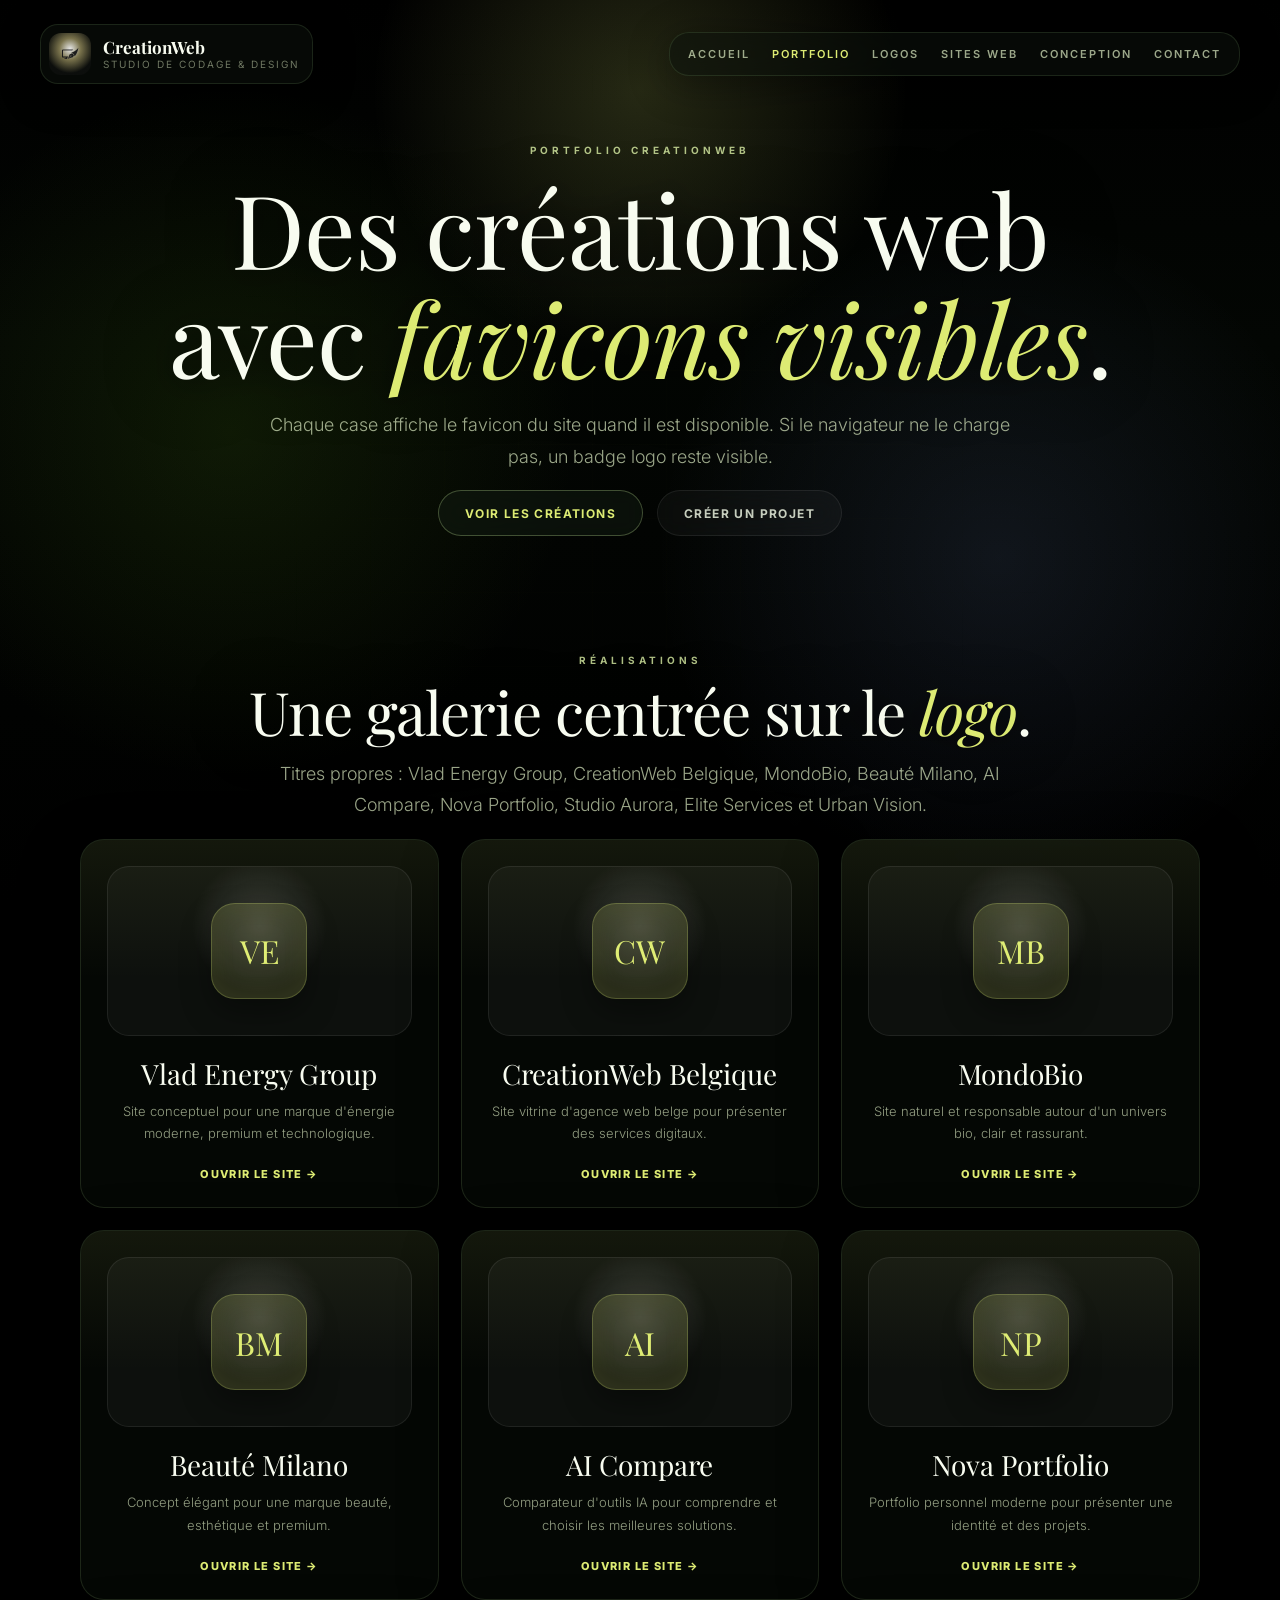
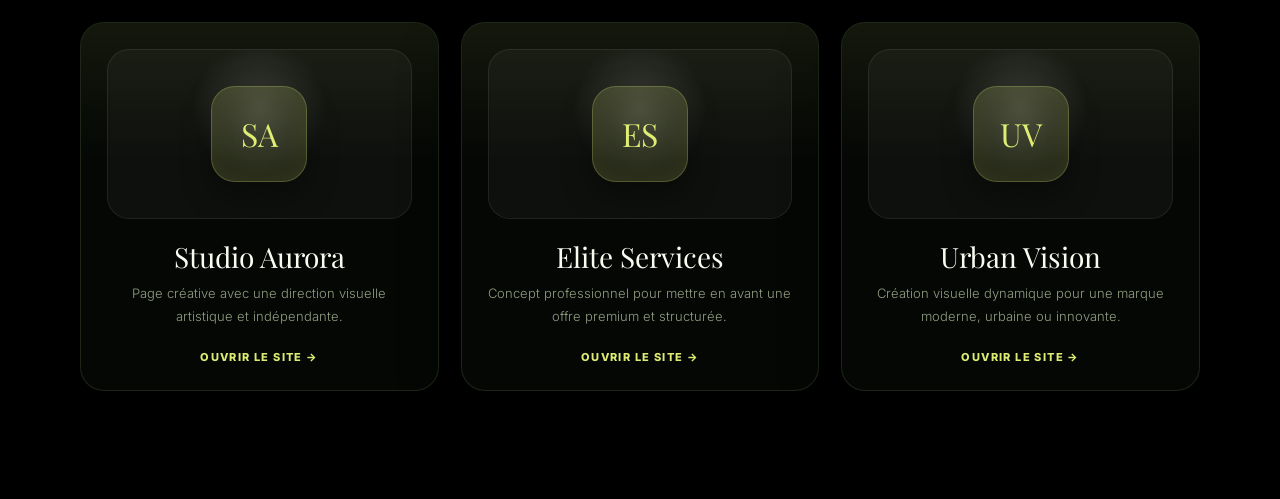
<file: portfolio-favicons.html>
<!DOCTYPE html>
<html lang="fr">
<head>
  <meta charset="utf-8" />
  <meta name="viewport" content="width=device-width, initial-scale=1" />
  <title>CreationWeb — Portfolio</title>
  <meta name="description" content="Portfolio CreationWeb avec favicons visibles et exemples de créations web." />
  <link rel="icon" type="image/png" href="./creationweb-logo.png?v=5" />
  <link rel="stylesheet" href="./styles.css" />
  <style>
    .portfolio-card { text-align: center; }
    .logo-zone { min-height: 170px; }
    .site-logo { width: 104px; height: 104px; padding: 10px; }
    .logo-fallback { display: grid; }
    .site-logo + .logo-fallback { display: none; }
    .portfolio-card h3 { font-size: 28px; }
  </style>
</head>
<body>
  <div class="progress-bar" aria-hidden="true"></div>

  <nav class="nav-float" aria-label="Navigation principale">
    <a class="nav-brand" href="./index.html" aria-label="Retour accueil">
      <span class="nav-brand-icon" aria-hidden="true"><img src="./creationweb-logo.png" alt="" /></span>
      <span class="nav-brand-text"><strong>CreationWeb</strong><span>Studio de codage & design</span></span>
    </a>
    <div class="nav-links">
      <a href="./index.html">Accueil</a>
      <a class="active" href="./portfolio-favicons.html">Portfolio</a>
      <a href="./logos.html">Logos</a>
      <a href="./sites-web.html">Sites web</a>
      <a href="./conception.html">Conception</a>
      <a href="./contact.html">Contact</a>
    </div>
  </nav>

  <main>
    <section class="section hero">
      <span class="eyebrow">Portfolio CreationWeb</span>
      <h1>Des créations web avec <em>favicons visibles</em>.</h1>
      <p class="hero-sub">Chaque case affiche le favicon du site quand il est disponible. Si le navigateur ne le charge pas, un badge logo reste visible.</p>
      <div class="hero-actions"><a class="cta-btn" href="#realisations">Voir les créations</a><a class="ghost-btn" href="./contact.html">Créer un projet</a></div>
    </section>

    <section class="section portfolio-section" id="realisations">
      <div class="portfolio-head">
        <span class="eyebrow">Réalisations</span>
        <h2>Une galerie centrée sur le <em>logo</em>.</h2>
        <p class="section-copy">Titres propres : Vlad Energy Group, CreationWeb Belgique, MondoBio, Beauté Milano, AI Compare, Nova Portfolio, Studio Aurora, Elite Services et Urban Vision.</p>
      </div>

      <div class="portfolio-grid">
        <article class="portfolio-card"><a class="portfolio-link" href="https://vlad-energy-core.base44.app/" target="_blank" rel="noopener noreferrer"><span class="logo-zone"><img class="site-logo" src="https://vlad-energy-core.base44.app/favicon.ico" alt="Favicon Vlad Energy Group" onerror="this.remove()"><span class="logo-fallback">VE</span></span><h3>Vlad Energy Group</h3><p>Site conceptuel pour une marque d'énergie moderne, premium et technologique.</p><span class="open-label">Ouvrir le site →</span></a></article>
        <article class="portfolio-card"><a class="portfolio-link" href="https://pixel-spark-studio-12.lovable.app/" target="_blank" rel="noopener noreferrer"><span class="logo-zone"><img class="site-logo" src="https://pixel-spark-studio-12.lovable.app/favicon.ico" alt="Favicon CreationWeb Belgique" onerror="this.remove()"><span class="logo-fallback">CW</span></span><h3>CreationWeb Belgique</h3><p>Site vitrine d'agence web belge pour présenter des services digitaux.</p><span class="open-label">Ouvrir le site →</span></a></article>
        <article class="portfolio-card"><a class="portfolio-link" href="https://bogdanvlad-glitch.github.io/mondobio/" target="_blank" rel="noopener noreferrer"><span class="logo-zone"><img class="site-logo" src="https://bogdanvlad-glitch.github.io/mondobio/favicon.ico" alt="Favicon MondoBio" onerror="this.remove()"><span class="logo-fallback">MB</span></span><h3>MondoBio</h3><p>Site naturel et responsable autour d'un univers bio, clair et rassurant.</p><span class="open-label">Ouvrir le site →</span></a></article>
        <article class="portfolio-card"><a class="portfolio-link" href="https://bogdanvlad-glitch.github.io/portofolio1/" target="_blank" rel="noopener noreferrer"><span class="logo-zone"><img class="site-logo" src="https://bogdanvlad-glitch.github.io/portofolio1/favicon.ico" alt="Favicon Beauté Milano" onerror="this.remove()"><span class="logo-fallback">BM</span></span><h3>Beauté Milano</h3><p>Concept élégant pour une marque beauté, esthétique et premium.</p><span class="open-label">Ouvrir le site →</span></a></article>
        <article class="portfolio-card"><a class="portfolio-link" href="https://bogdanvlad-glitch.github.io/AI-Compare-NNN-2026/" target="_blank" rel="noopener noreferrer"><span class="logo-zone"><img class="site-logo" src="https://bogdanvlad-glitch.github.io/AI-Compare-NNN-2026/favicon.ico" alt="Favicon AI Compare" onerror="this.remove()"><span class="logo-fallback">AI</span></span><h3>AI Compare</h3><p>Comparateur d'outils IA pour comprendre et choisir les meilleures solutions.</p><span class="open-label">Ouvrir le site →</span></a></article>
        <article class="portfolio-card"><a class="portfolio-link" href="https://bogdanvlad-glitch.github.io/portofolio2/" target="_blank" rel="noopener noreferrer"><span class="logo-zone"><img class="site-logo" src="https://bogdanvlad-glitch.github.io/portofolio2/favicon.ico" alt="Favicon Nova Portfolio" onerror="this.remove()"><span class="logo-fallback">NP</span></span><h3>Nova Portfolio</h3><p>Portfolio personnel moderne pour présenter une identité et des projets.</p><span class="open-label">Ouvrir le site →</span></a></article>
        <article class="portfolio-card"><a class="portfolio-link" href="https://bogdanvlad-glitch.github.io/portofolio3/" target="_blank" rel="noopener noreferrer"><span class="logo-zone"><img class="site-logo" src="https://bogdanvlad-glitch.github.io/portofolio3/favicon.ico" alt="Favicon Studio Aurora" onerror="this.remove()"><span class="logo-fallback">SA</span></span><h3>Studio Aurora</h3><p>Page créative avec une direction visuelle artistique et indépendante.</p><span class="open-label">Ouvrir le site →</span></a></article>
        <article class="portfolio-card"><a class="portfolio-link" href="https://bogdanvlad-glitch.github.io/portofolio4/" target="_blank" rel="noopener noreferrer"><span class="logo-zone"><img class="site-logo" src="https://bogdanvlad-glitch.github.io/portofolio4/favicon.ico" alt="Favicon Elite Services" onerror="this.remove()"><span class="logo-fallback">ES</span></span><h3>Elite Services</h3><p>Concept professionnel pour mettre en avant une offre premium et structurée.</p><span class="open-label">Ouvrir le site →</span></a></article>
        <article class="portfolio-card"><a class="portfolio-link" href="https://bogdanvlad-glitch.github.io/portofolio-5/" target="_blank" rel="noopener noreferrer"><span class="logo-zone"><img class="site-logo" src="https://bogdanvlad-glitch.github.io/portofolio-5/favicon.ico" alt="Favicon Urban Vision" onerror="this.remove()"><span class="logo-fallback">UV</span></span><h3>Urban Vision</h3><p>Création visuelle dynamique pour une marque moderne, urbaine ou innovante.</p><span class="open-label">Ouvrir le site →</span></a></article>
      </div>
    </section>
  </main>

  <script>
    const progressBar = document.querySelector('.progress-bar');
    const updateProgress = () => {
      const scrollTop = window.scrollY || document.documentElement.scrollTop;
      const scrollHeight = document.documentElement.scrollHeight - window.innerHeight;
      const progress = scrollHeight > 0 ? (scrollTop / scrollHeight) * 100 : 0;
      if (progressBar) progressBar.style.width = progress + '%';
    };
    window.addEventListener('scroll', updateProgress, { passive: true });
    updateProgress();
  </script>
</body>
</html>
</file>
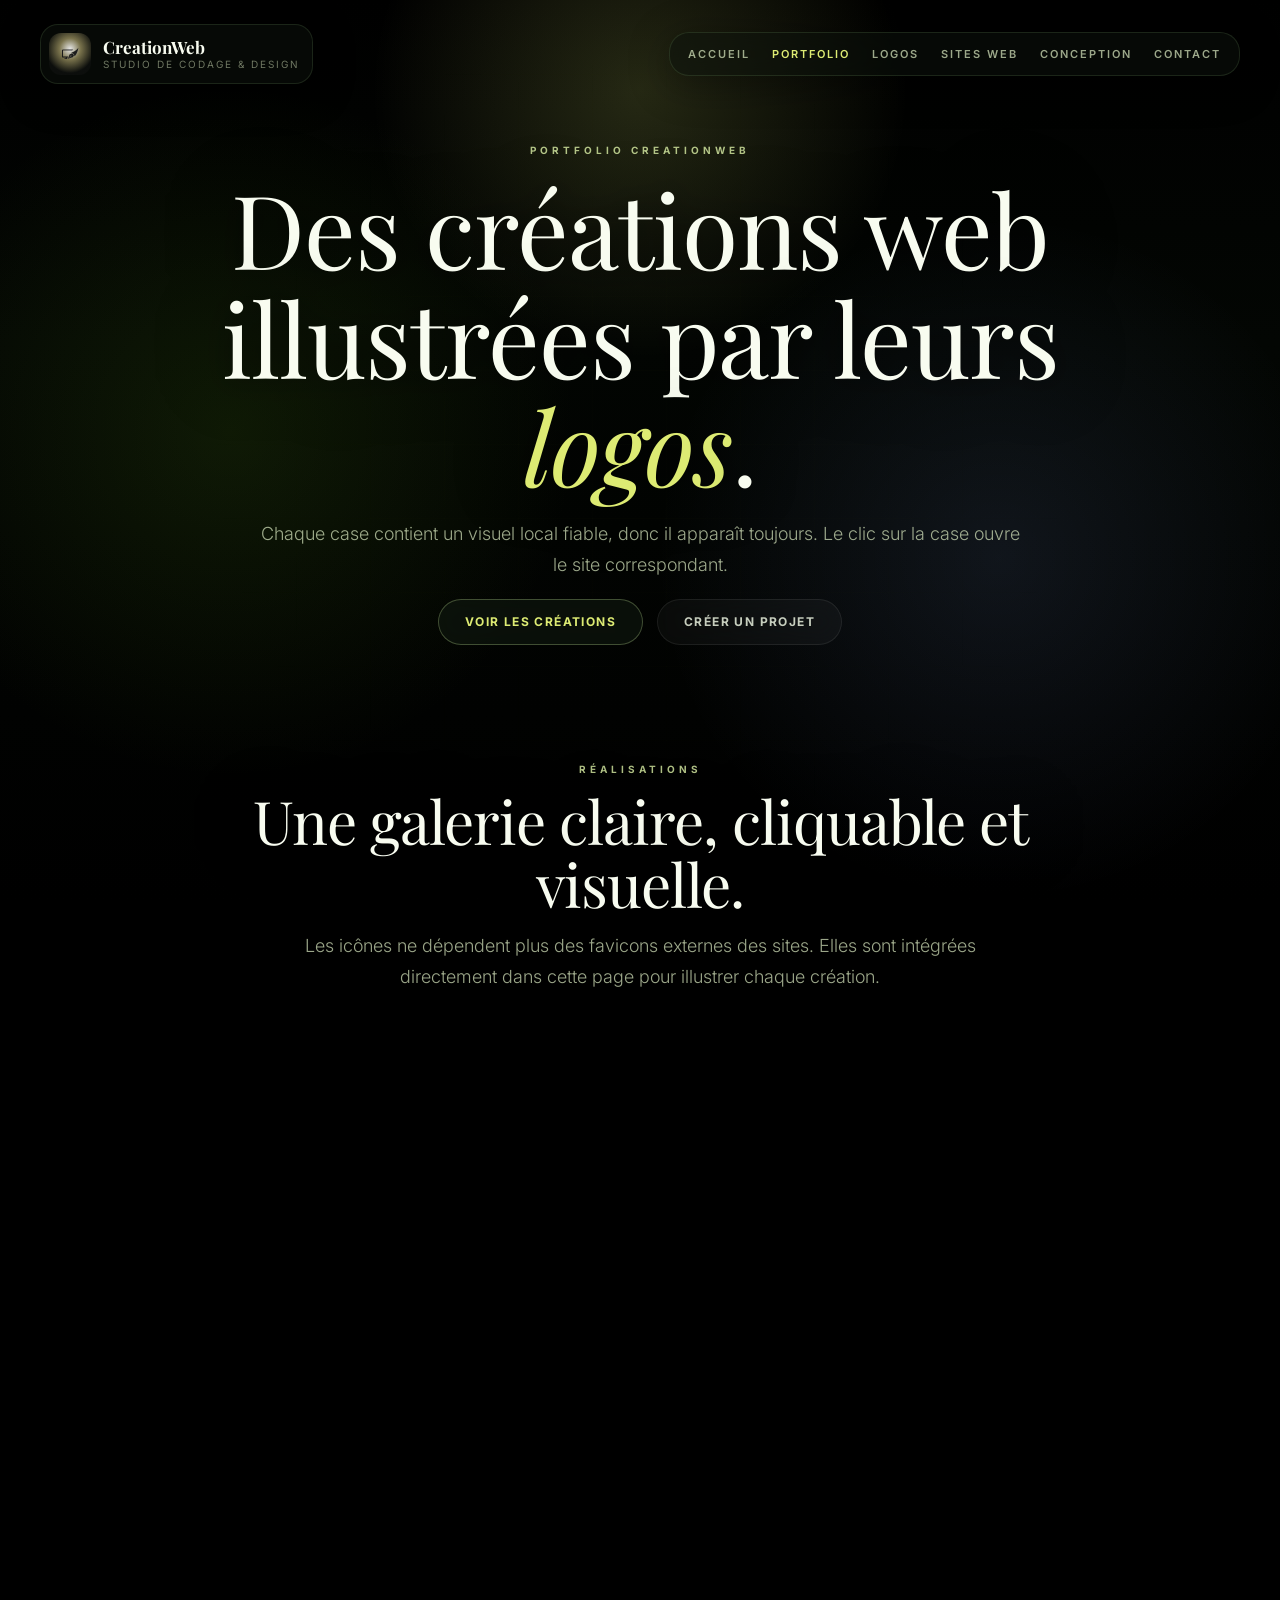
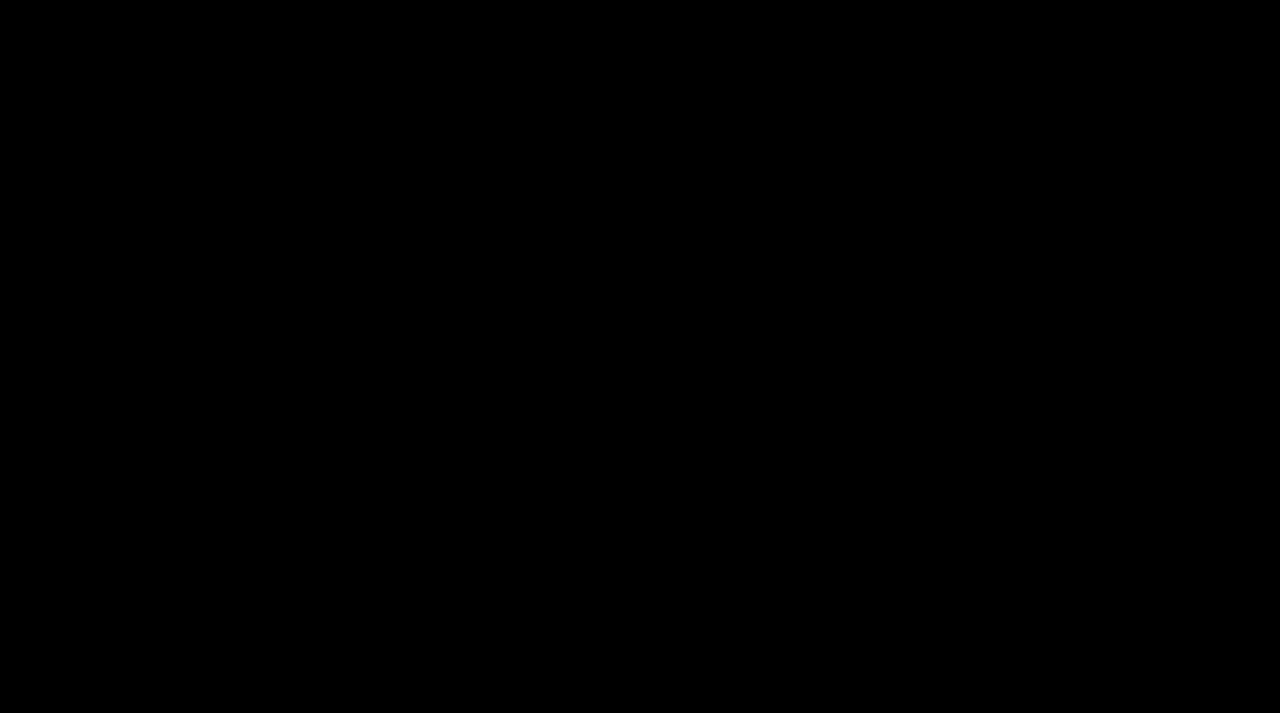
<file: portfolio-logos.html>
<!DOCTYPE html>
<html lang="fr">
<head>
  <meta charset="utf-8" />
  <meta name="viewport" content="width=device-width, initial-scale=1" />
  <title>CreationWeb — Portfolio</title>
  <meta name="description" content="Portfolio CreationWeb avec logos visibles pour illustrer chaque création." />
  <link rel="icon" type="image/png" href="./creationweb-logo.png?v=5" />
  <link rel="stylesheet" href="./styles.css" />
  <style>
    .portfolio-card { text-align: center; }
    .logo-zone { min-height: 180px; }
    .site-logo {
      width: 112px;
      height: 112px;
      padding: 0;
      border-radius: 28px;
      object-fit: contain;
      background: transparent;
      filter: drop-shadow(0 18px 35px rgba(0, 0, 0, 0.55));
    }
    .portfolio-card h3 { font-size: 28px; }
    .portfolio-grid { margin-top: 12px; }
  </style>
</head>
<body>
  <div class="progress-bar" aria-hidden="true"></div>

  <nav class="nav-float" aria-label="Navigation principale">
    <a class="nav-brand" href="./index.html" aria-label="Retour accueil">
      <span class="nav-brand-icon" aria-hidden="true"><img src="./creationweb-logo.png" alt="" /></span>
      <span class="nav-brand-text"><strong>CreationWeb</strong><span>Studio de codage & design</span></span>
    </a>
    <div class="nav-links">
      <a href="./index.html">Accueil</a>
      <a class="active" href="./portfolio-logos.html">Portfolio</a>
      <a href="./logos.html">Logos</a>
      <a href="./sites-web.html">Sites web</a>
      <a href="./conception.html">Conception</a>
      <a href="./contact.html">Contact</a>
    </div>
  </nav>

  <main>
    <section class="section hero">
      <span class="eyebrow">Portfolio CreationWeb</span>
      <h1>Des créations web illustrées par leurs <em>logos</em>.</h1>
      <p class="hero-sub">Chaque case contient un visuel local fiable, donc il apparaît toujours. Le clic sur la case ouvre le site correspondant.</p>
      <div class="hero-actions"><a class="cta-btn" href="#realisations">Voir les créations</a><a class="ghost-btn" href="./contact.html">Créer un projet</a></div>
    </section>

    <section class="section portfolio-section" id="realisations">
      <div class="portfolio-head">
        <span class="eyebrow">Réalisations</span>
        <h2>Une galerie claire, cliquable et visuelle.</h2>
        <p class="section-copy">Les icônes ne dépendent plus des favicons externes des sites. Elles sont intégrées directement dans cette page pour illustrer chaque création.</p>
      </div>

      <div class="portfolio-grid">
        <article class="portfolio-card"><a class="portfolio-link" href="https://vlad-energy-core.base44.app/" target="_blank" rel="noopener noreferrer"><span class="logo-zone"><img class="site-logo" src="data:image/svg+xml,%3Csvg xmlns='http://www.w3.org/2000/svg' viewBox='0 0 120 120'%3E%3Crect width='120' height='120' rx='28' fill='%23070b07'/%3E%3Cpath d='M67 8 30 67h25l-8 45 43-65H63z' fill='%23e6f578'/%3E%3Ccircle cx='60' cy='60' r='52' fill='none' stroke='%23e6f578' stroke-opacity='.32' stroke-width='3'/%3E%3C/svg%3E" alt="Logo Vlad Energy Group"></span><h3>Vlad Energy Group</h3><p>Site conceptuel pour une marque d'énergie moderne, premium et technologique.</p><span class="open-label">Ouvrir le site →</span></a></article>

        <article class="portfolio-card"><a class="portfolio-link" href="https://pixel-spark-studio-12.lovable.app/" target="_blank" rel="noopener noreferrer"><span class="logo-zone"><img class="site-logo" src="data:image/svg+xml,%3Csvg xmlns='http://www.w3.org/2000/svg' viewBox='0 0 120 120'%3E%3Crect width='120' height='120' rx='28' fill='%23070b07'/%3E%3Ctext x='60' y='70' text-anchor='middle' font-size='38' font-family='Arial' font-weight='700' fill='%23e6f578'%3ECW%3C/text%3E%3Ccircle cx='35' cy='34' r='7' fill='%23e6f578'/%3E%3Ccircle cx='85' cy='86' r='7' fill='%23e6f578' opacity='.55'/%3E%3C/svg%3E" alt="Logo CreationWeb Belgique"></span><h3>CreationWeb Belgique</h3><p>Site vitrine d'agence web belge pour présenter des services digitaux.</p><span class="open-label">Ouvrir le site →</span></a></article>

        <article class="portfolio-card"><a class="portfolio-link" href="https://bogdanvlad-glitch.github.io/mondobio/" target="_blank" rel="noopener noreferrer"><span class="logo-zone"><img class="site-logo" src="data:image/svg+xml,%3Csvg xmlns='http://www.w3.org/2000/svg' viewBox='0 0 120 120'%3E%3Crect width='120' height='120' rx='28' fill='%23070b07'/%3E%3Cpath d='M62 92C39 80 30 60 38 36c22 3 38 14 48 34-7 13-15 20-24 22z' fill='%237bd66f'/%3E%3Cpath d='M43 48c17 8 29 20 36 36' stroke='%23f8fcf0' stroke-width='5' stroke-linecap='round' fill='none' opacity='.75'/%3E%3C/svg%3E" alt="Logo MondoBio"></span><h3>MondoBio</h3><p>Site naturel et responsable autour d'un univers bio, clair et rassurant.</p><span class="open-label">Ouvrir le site →</span></a></article>

        <article class="portfolio-card"><a class="portfolio-link" href="https://bogdanvlad-glitch.github.io/portofolio1/" target="_blank" rel="noopener noreferrer"><span class="logo-zone"><img class="site-logo" src="data:image/svg+xml,%3Csvg xmlns='http://www.w3.org/2000/svg' viewBox='0 0 120 120'%3E%3Crect width='120' height='120' rx='28' fill='%23120b0d'/%3E%3Cpath d='M60 28c15 16 27 25 27 41 0 14-11 24-27 24S33 83 33 69c0-16 12-25 27-41z' fill='%23f0c6d6'/%3E%3Ctext x='60' y='73' text-anchor='middle' font-size='26' font-family='Arial' font-weight='700' fill='%23120b0d'%3EBM%3C/text%3E%3C/svg%3E" alt="Logo Beauté Milano"></span><h3>Beauté Milano</h3><p>Concept élégant pour une marque beauté, esthétique et premium.</p><span class="open-label">Ouvrir le site →</span></a></article>

        <article class="portfolio-card"><a class="portfolio-link" href="https://bogdanvlad-glitch.github.io/AI-Compare-NNN-2026/" target="_blank" rel="noopener noreferrer"><span class="logo-zone"><img class="site-logo" src="data:image/svg+xml,%3Csvg xmlns='http://www.w3.org/2000/svg' viewBox='0 0 120 120'%3E%3Crect width='120' height='120' rx='28' fill='%23070b12'/%3E%3Ctext x='60' y='73' text-anchor='middle' font-size='42' font-family='Arial' font-weight='800' fill='%238ac8ff'%3EAI%3C/text%3E%3Cpath d='M26 34h68M26 86h68M34 26v68M86 26v68' stroke='%238ac8ff' stroke-opacity='.32' stroke-width='4'/%3E%3C/svg%3E" alt="Logo AI Compare"></span><h3>AI Compare</h3><p>Comparateur d'outils IA pour comprendre et choisir les meilleures solutions.</p><span class="open-label">Ouvrir le site →</span></a></article>

        <article class="portfolio-card"><a class="portfolio-link" href="https://bogdanvlad-glitch.github.io/portofolio2/" target="_blank" rel="noopener noreferrer"><span class="logo-zone"><img class="site-logo" src="data:image/svg+xml,%3Csvg xmlns='http://www.w3.org/2000/svg' viewBox='0 0 120 120'%3E%3Crect width='120' height='120' rx='28' fill='%23070b07'/%3E%3Ccircle cx='60' cy='60' r='34' fill='none' stroke='%23e6f578' stroke-width='8'/%3E%3Cpath d='M42 72V44l36 28V44' stroke='%23f8fcf0' stroke-width='7' stroke-linecap='round' stroke-linejoin='round' fill='none'/%3E%3C/svg%3E" alt="Logo Nova Portfolio"></span><h3>Nova Portfolio</h3><p>Portfolio personnel moderne pour présenter une identité et des projets.</p><span class="open-label">Ouvrir le site →</span></a></article>

        <article class="portfolio-card"><a class="portfolio-link" href="https://bogdanvlad-glitch.github.io/portofolio3/" target="_blank" rel="noopener noreferrer"><span class="logo-zone"><img class="site-logo" src="data:image/svg+xml,%3Csvg xmlns='http://www.w3.org/2000/svg' viewBox='0 0 120 120'%3E%3Crect width='120' height='120' rx='28' fill='%230a0712'/%3E%3Cpath d='M60 18 72 48l32 2-25 20 8 32-27-18-27 18 8-32-25-20 32-2z' fill='%23d9b8ff'/%3E%3C/svg%3E" alt="Logo Studio Aurora"></span><h3>Studio Aurora</h3><p>Page créative avec une direction visuelle artistique et indépendante.</p><span class="open-label">Ouvrir le site →</span></a></article>

        <article class="portfolio-card"><a class="portfolio-link" href="https://bogdanvlad-glitch.github.io/portofolio4/" target="_blank" rel="noopener noreferrer"><span class="logo-zone"><img class="site-logo" src="data:image/svg+xml,%3Csvg xmlns='http://www.w3.org/2000/svg' viewBox='0 0 120 120'%3E%3Crect width='120' height='120' rx='28' fill='%23080703'/%3E%3Cpath d='M60 18 92 36v30c0 22-14 36-32 44-18-8-32-22-32-44V36z' fill='%23f1c45b'/%3E%3Ctext x='60' y='72' text-anchor='middle' font-size='28' font-family='Arial' font-weight='800' fill='%23080703'%3EES%3C/text%3E%3C/svg%3E" alt="Logo Elite Services"></span><h3>Elite Services</h3><p>Concept professionnel pour mettre en avant une offre premium et structurée.</p><span class="open-label">Ouvrir le site →</span></a></article>

        <article class="portfolio-card"><a class="portfolio-link" href="https://bogdanvlad-glitch.github.io/portofolio-5/" target="_blank" rel="noopener noreferrer"><span class="logo-zone"><img class="site-logo" src="data:image/svg+xml,%3Csvg xmlns='http://www.w3.org/2000/svg' viewBox='0 0 120 120'%3E%3Crect width='120' height='120' rx='28' fill='%23071112'/%3E%3Cpath d='M24 88 48 32l16 34 12-20 20 42z' fill='%234de3d1'/%3E%3Ccircle cx='84' cy='32' r='10' fill='%23e6f578'/%3E%3C/svg%3E" alt="Logo Urban Vision"></span><h3>Urban Vision</h3><p>Création visuelle dynamique pour une marque moderne, urbaine ou innovante.</p><span class="open-label">Ouvrir le site →</span></a></article>
      </div>
    </section>
  </main>

  <script>
    const progressBar = document.querySelector('.progress-bar');
    function updateProgress() {
      const scrollTop = window.scrollY || document.documentElement.scrollTop;
      const scrollHeight = document.documentElement.scrollHeight - window.innerHeight;
      const progress = scrollHeight > 0 ? (scrollTop / scrollHeight) * 100 : 0;
      if (progressBar) progressBar.style.width = progress + '%';
    }
    window.addEventListener('scroll', updateProgress, { passive: true });
    updateProgress();
  </script>
</body>
</html>
</file>
<file: styles.css>
@import url('https://fonts.googleapis.com/css2?family=Inter:wght@300;400;500;600;700;800&family=Playfair+Display:ital,wght@0,400;0,600;1,400;1,600&display=swap');

* {
  box-sizing: border-box;
  margin: 0;
  padding: 0;
}

:root {
  --color-heading: #f8fcf0;
  --color-accent: rgba(230, 245, 120, 0.96);
  --color-body: rgba(215, 230, 190, 0.72);
  --color-muted: rgba(215, 230, 190, 0.5);
  --panel: rgba(8, 13, 8, 0.58);
  --line: rgba(160, 200, 130, 0.16);
  --line-strong: rgba(230, 245, 120, 0.42);
  --shadow: 0 18px 60px rgba(0, 0, 0, 0.42);
}

html {
  scroll-behavior: smooth;
}

body {
  min-height: 100vh;
  overflow-x: hidden;
  background: #000;
  color: var(--color-heading);
  font-family: 'Inter', system-ui, sans-serif;
}

body.menu-open {
  overflow: hidden;
}

body::before {
  content: '';
  position: fixed;
  inset: 0;
  z-index: -2;
  pointer-events: none;
  background:
    radial-gradient(circle at 50% 10%, rgba(230, 245, 120, 0.16), transparent 26%),
    radial-gradient(circle at 18% 48%, rgba(74, 122, 20, 0.18), transparent 30%),
    radial-gradient(circle at 78% 62%, rgba(145, 176, 255, 0.10), transparent 30%),
    linear-gradient(180deg, #000 0%, #030603 38%, #000 100%);
}

body::after {
  content: '';
  position: fixed;
  inset: 0;
  z-index: -1;
  opacity: 0.4;
  pointer-events: none;
  background-image:
    linear-gradient(rgba(230, 245, 120, 0.04) 1px, transparent 1px),
    linear-gradient(90deg, rgba(230, 245, 120, 0.032) 1px, transparent 1px);
  background-size: 74px 74px;
  mask-image: radial-gradient(circle at center, black 0%, transparent 72%);
}

a {
  color: inherit;
}

a:focus-visible,
button:focus-visible,
input:focus-visible,
select:focus-visible,
textarea:focus-visible {
  outline: 2px solid var(--color-accent);
  outline-offset: 4px;
}

.progress-bar {
  position: fixed;
  top: 0;
  left: 0;
  width: 0;
  height: 2px;
  z-index: 200;
  background: var(--color-accent);
  box-shadow: 0 0 18px rgba(230, 245, 120, 0.32);
}

.nav-float {
  position: fixed;
  top: 24px;
  left: 0;
  right: 0;
  z-index: 120;
  display: flex;
  align-items: center;
  justify-content: space-between;
  padding: 0 40px;
  pointer-events: none;
}

.nav-brand,
.nav-links,
.nav-hamburger {
  pointer-events: auto;
  backdrop-filter: blur(16px);
  background: rgba(12, 18, 12, 0.52);
  border: 1px solid rgba(140, 180, 120, 0.16);
  box-shadow: 0 8px 40px rgba(0, 0, 0, 0.36);
}

.nav-brand {
  display: inline-flex;
  align-items: center;
  gap: 12px;
  padding: 8px 12px 8px 8px;
  border-radius: 18px;
  text-decoration: none;
}

.nav-brand-icon {
  width: 42px;
  height: 42px;
  border-radius: 12px;
  display: grid;
  place-items: center;
  overflow: hidden;
  background: radial-gradient(circle at 50% 38%, rgba(255, 255, 255, 0.9), rgba(210, 196, 130, 0.56) 32%, rgba(24, 24, 24, 0.34) 72%);
}

.nav-brand-icon img {
  width: 78%;
  height: 78%;
  object-fit: contain;
}

.nav-brand-text {
  display: flex;
  flex-direction: column;
  gap: 2px;
}

.nav-brand-text strong {
  font-family: 'Playfair Display', serif;
  font-size: 17px;
  line-height: 1;
}

.nav-brand-text span {
  font-size: 10px;
  letter-spacing: 2px;
  text-transform: uppercase;
  color: var(--color-muted);
  white-space: nowrap;
}

.nav-links {
  display: flex;
  align-items: center;
  gap: 22px;
  padding: 14px 18px;
  border-radius: 20px;
}

.nav-links a,
.nav-mobile-overlay a,
.site-footer a {
  text-decoration: none;
  transition: color 0.3s, transform 0.3s;
}

.nav-links a {
  font-size: 11px;
  letter-spacing: 2px;
  text-transform: uppercase;
  color: var(--color-body);
  font-weight: 600;
}

.nav-links a:hover,
.nav-links a.active,
.nav-mobile-overlay a:hover,
.nav-mobile-overlay a.active,
.site-footer a:hover,
.site-footer a.active {
  color: var(--color-accent);
}

.nav-hamburger {
  display: none;
  width: 42px;
  height: 42px;
  border-radius: 12px;
  cursor: pointer;
  position: relative;
}

.nav-hamburger span {
  position: absolute;
  left: 50%;
  width: 17px;
  height: 1.5px;
  border-radius: 1px;
  background: rgba(215, 230, 190, 0.82);
  transform: translateX(-50%);
  transition: transform 0.3s, opacity 0.3s;
}

.nav-hamburger span:nth-child(1) { top: 12px; }
.nav-hamburger span:nth-child(2) { top: 20px; }
.nav-hamburger span:nth-child(3) { top: 28px; }

.nav-hamburger.open span:nth-child(1) {
  transform: translateX(-50%) translateY(8px) rotate(45deg);
}

.nav-hamburger.open span:nth-child(2) {
  opacity: 0;
}

.nav-hamburger.open span:nth-child(3) {
  transform: translateX(-50%) translateY(-8px) rotate(-45deg);
}

.nav-mobile-overlay {
  position: fixed;
  inset: 0;
  z-index: 110;
  display: flex;
  flex-direction: column;
  align-items: center;
  justify-content: center;
  gap: 28px;
  background: rgba(0, 0, 0, 0.9);
  backdrop-filter: blur(24px);
  opacity: 0;
  visibility: hidden;
  pointer-events: none;
  transition: opacity 0.35s ease, visibility 0.35s;
}

.nav-mobile-overlay.open {
  opacity: 1;
  visibility: visible;
  pointer-events: auto;
}

.nav-mobile-overlay a {
  font-size: 14px;
  letter-spacing: 3px;
  text-transform: uppercase;
  color: var(--color-body);
  font-weight: 600;
}

.section {
  position: relative;
  min-height: 100vh;
  display: flex;
  align-items: center;
  justify-content: center;
  padding: 108px 40px;
}

.hero,
.portfolio-section,
.cta-section {
  flex-direction: column;
  gap: 18px;
  text-align: center;
}

.hero {
  min-height: auto;
  padding-top: 16vh;
  padding-bottom: 46px;
}

.eyebrow,
.hero-tag,
.portfolio-label,
.cta-meta {
  font-size: 10px;
  letter-spacing: 4px;
  text-transform: uppercase;
  color: rgba(210, 230, 160, 0.84);
  font-weight: 700;
}

h1,
h2 {
  font-family: 'Playfair Display', serif;
  font-weight: 400;
  line-height: 1.06;
  letter-spacing: -1px;
  color: var(--color-heading);
  text-shadow: 0 2px 30px rgba(0, 0, 0, 0.62), 0 0 80px rgba(0, 0, 0, 0.4);
}

h1 {
  font-size: clamp(46px, 8vw, 104px);
  max-width: 980px;
}

h2 {
  font-size: clamp(30px, 4.8vw, 60px);
  max-width: 900px;
}

em {
  font-style: italic;
  color: var(--color-accent);
}

.hero-sub,
.section-copy,
.portfolio-copy,
.cta-sub,
.sf-brand-desc {
  font-size: clamp(14px, 1.55vw, 18px);
  line-height: 1.75;
  max-width: 760px;
  color: var(--color-body);
  font-weight: 300;
}

.hero-actions,
.cta-buttons,
.form-actions {
  display: flex;
  align-items: center;
  justify-content: center;
  flex-wrap: wrap;
  gap: 14px;
}

.cta-btn,
.ghost-btn,
.wind-btn {
  display: inline-flex;
  align-items: center;
  justify-content: center;
  min-height: 46px;
  padding: 12px 26px;
  border-radius: 999px;
  text-decoration: none;
  font-size: 12px;
  font-weight: 700;
  letter-spacing: 1.4px;
  text-transform: uppercase;
  transition: transform 0.3s, border-color 0.3s, background 0.3s;
  backdrop-filter: blur(12px);
}

.cta-btn,
.wind-btn {
  border: 1px solid rgba(180, 210, 140, 0.32);
  background: rgba(18, 28, 18, 0.5);
  color: var(--color-accent);
}

.ghost-btn {
  border: 1px solid rgba(255, 255, 255, 0.08);
  background: rgba(255, 255, 255, 0.035);
  color: rgba(235, 243, 224, 0.84);
}

.cta-btn:hover,
.ghost-btn:hover,
.wind-btn:hover {
  transform: translateY(-2px);
}

.portfolio-section {
  min-height: auto;
  padding-top: 72px;
}

.portfolio-head {
  display: flex;
  flex-direction: column;
  align-items: center;
  gap: 14px;
}

.portfolio-grid {
  width: min(1120px, 100%);
  display: grid;
  grid-template-columns: repeat(3, minmax(0, 1fr));
  gap: 22px;
  align-items: stretch;
}

.portfolio-card {
  min-height: 100%;
  position: relative;
  overflow: hidden;
  border: 1px solid var(--line);
  border-radius: 24px;
  background: var(--panel);
  backdrop-filter: blur(16px);
  box-shadow: var(--shadow);
  text-align: center;
  transition: transform 0.35s ease, border-color 0.35s ease, background 0.35s ease;
}

.portfolio-card::before {
  content: '';
  position: absolute;
  inset: 0;
  background: linear-gradient(180deg, rgba(230, 245, 120, 0.07), transparent 38%, transparent 100%);
  pointer-events: none;
}

.portfolio-card:hover {
  transform: translateY(-6px);
  border-color: var(--line-strong);
  background: rgba(12, 20, 12, 0.68);
}

.portfolio-link {
  position: relative;
  z-index: 1;
  display: flex;
  flex-direction: column;
  min-height: 100%;
  padding: 26px;
  color: inherit;
  text-decoration: none;
}

.logo-zone {
  width: 100%;
  min-height: 168px;
  border-radius: 22px;
  display: grid;
  place-items: center;
  margin-bottom: 22px;
  overflow: hidden;
  background:
    radial-gradient(circle at 50% 35%, rgba(255, 255, 255, 0.16), transparent 36%),
    rgba(255, 255, 255, 0.04);
  border: 1px solid rgba(255, 255, 255, 0.08);
}

.site-logo {
  width: 96px;
  height: 96px;
  object-fit: contain;
  border-radius: 24px;
  image-rendering: auto;
  filter: drop-shadow(0 14px 30px rgba(0, 0, 0, 0.52));
  background: rgba(255, 255, 255, 0.04);
}

.logo-fallback {
  display: none;
  width: 96px;
  height: 96px;
  border-radius: 24px;
  place-items: center;
  background: rgba(230, 245, 120, 0.11);
  border: 1px solid rgba(230, 245, 120, 0.24);
  color: var(--color-accent);
  font-family: 'Playfair Display', serif;
  font-size: 32px;
  box-shadow: inset 0 0 26px rgba(230, 245, 120, 0.08), 0 14px 30px rgba(0, 0, 0, 0.34);
}

.portfolio-card h3 {
  font-family: 'Playfair Display', serif;
  font-size: 27px;
  font-weight: 400;
  line-height: 1.14;
  margin-bottom: 10px;
}

.portfolio-card p {
  font-size: 13px;
  line-height: 1.75;
  color: rgba(215, 230, 190, 0.68);
  font-weight: 300;
  margin-bottom: 22px;
}

.open-label {
  margin-top: auto;
  color: var(--color-accent);
  font-size: 11px;
  font-weight: 800;
  letter-spacing: 1.4px;
  text-transform: uppercase;
}

.site-footer {
  position: relative;
  z-index: 2;
  border-top: 1px solid rgba(140, 180, 120, 0.08);
  background: #000;
  padding: 58px 40px 40px;
}

.site-footer-inner {
  max-width: 1120px;
  margin: 0 auto;
  display: grid;
  grid-template-columns: 1.5fr 1fr 1fr 1fr;
  gap: 38px;
}

.sf-brand {
  display: flex;
  flex-direction: column;
  gap: 14px;
  max-width: 320px;
}

.sf-brand-top {
  display: inline-flex;
  align-items: center;
  gap: 14px;
}

.sf-brand-top .nav-brand-icon {
  width: 52px;
  height: 52px;
  border-radius: 14px;
}

.sf-brand-name {
  font-family: 'Playfair Display', serif;
  font-size: 24px;
  color: rgba(240, 250, 220, 0.86);
}

.sf-brand-desc,
.sf-col a,
.sf-copy,
.sf-socials a {
  font-size: 13px;
  line-height: 1.75;
  color: rgba(215, 230, 190, 0.68);
  font-weight: 300;
}

.sf-col-title {
  font-size: 10px;
  letter-spacing: 3px;
  text-transform: uppercase;
  color: rgba(210, 230, 160, 0.45);
  margin-bottom: 16px;
  font-weight: 700;
}

.sf-col a {
  display: block;
  margin-bottom: 10px;
}

.sf-bottom {
  max-width: 1120px;
  margin: 40px auto 0;
  padding-top: 24px;
  border-top: 1px solid rgba(140, 180, 120, 0.06);
  display: flex;
  justify-content: space-between;
  align-items: center;
  flex-wrap: wrap;
  gap: 12px;
}

.sf-copy {
  color: rgba(215, 230, 190, 0.28);
}

.sf-socials {
  display: flex;
  gap: 18px;
  flex-wrap: wrap;
}

.sf-socials a {
  font-size: 11px;
  color: rgba(215, 230, 190, 0.4);
  letter-spacing: 1px;
  text-transform: uppercase;
}

[data-reveal] {
  opacity: 0;
  transform: translateY(28px);
  transition: opacity 0.9s cubic-bezier(0.22, 1, 0.36, 1), transform 0.9s cubic-bezier(0.22, 1, 0.36, 1);
  transition-delay: calc(var(--delay, 0) * 80ms);
}

[data-reveal].visible {
  opacity: 1;
  transform: translateY(0);
}

[data-delay="1"] { --delay: 1; }
[data-delay="2"] { --delay: 2; }
[data-delay="3"] { --delay: 3; }
[data-delay="4"] { --delay: 4; }
[data-delay="5"] { --delay: 5; }
[data-delay="6"] { --delay: 6; }
[data-delay="7"] { --delay: 7; }
[data-delay="8"] { --delay: 8; }
[data-delay="9"] { --delay: 9; }

@media (max-width: 980px) {
  .nav-float { padding: 0 20px; }
  .nav-links { display: none; }
  .nav-hamburger { display: block; }
  .portfolio-grid,
  .site-footer-inner { grid-template-columns: repeat(2, minmax(0, 1fr)); }
}

@media (max-width: 680px) {
  .section { padding-left: 20px; padding-right: 20px; }
  .hero { padding-top: 130px; }
  h1 { font-size: clamp(42px, 14vw, 66px); }
  .portfolio-grid,
  .site-footer-inner { grid-template-columns: 1fr; }
  .portfolio-link { padding: 22px; }
  .logo-zone { min-height: 142px; }
  .site-footer { padding-left: 20px; padding-right: 20px; }
  .sf-bottom { align-items: flex-start; flex-direction: column; }
}

@media (prefers-reduced-motion: reduce) {
  html { scroll-behavior: auto; }
  *, *::before, *::after {
    animation-duration: 0.001ms !important;
    animation-iteration-count: 1 !important;
    transition-duration: 0.001ms !important;
  }
  [data-reveal] {
    opacity: 1;
    transform: none;
  }
}
</file>
